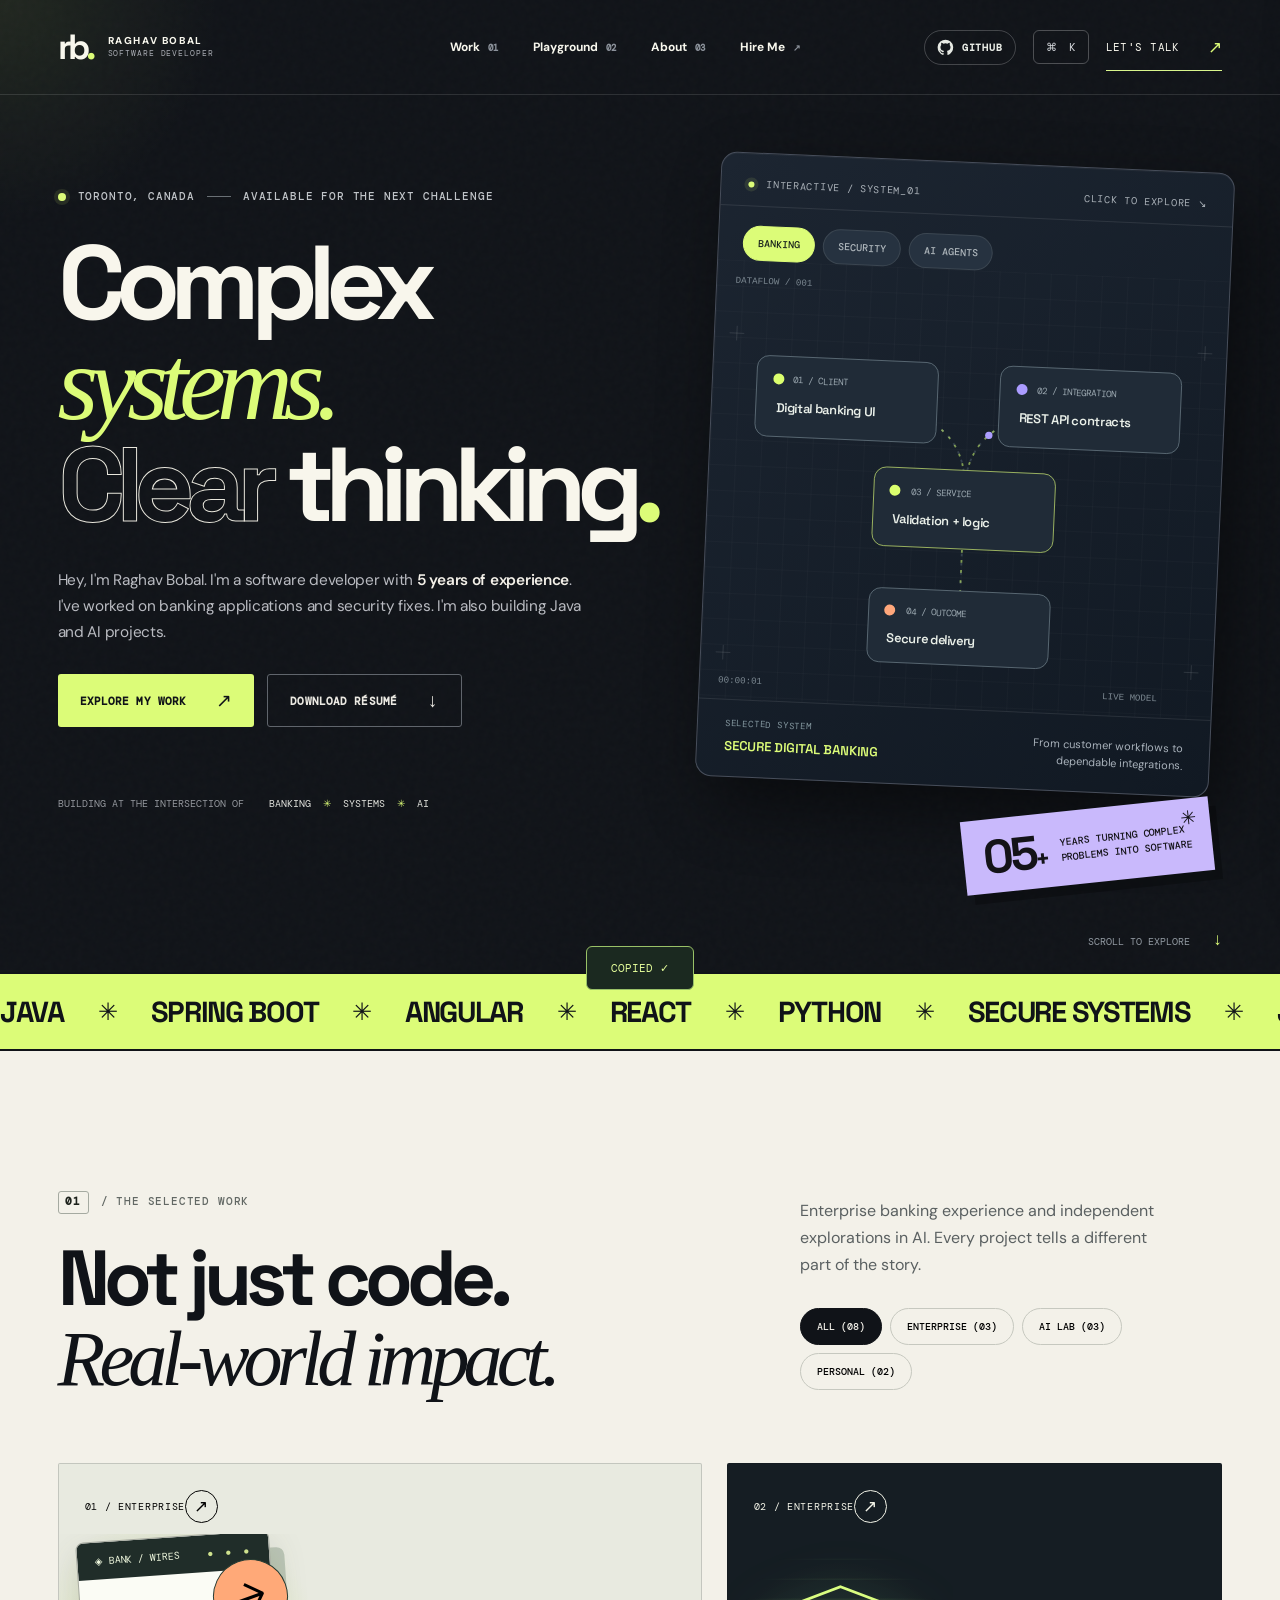
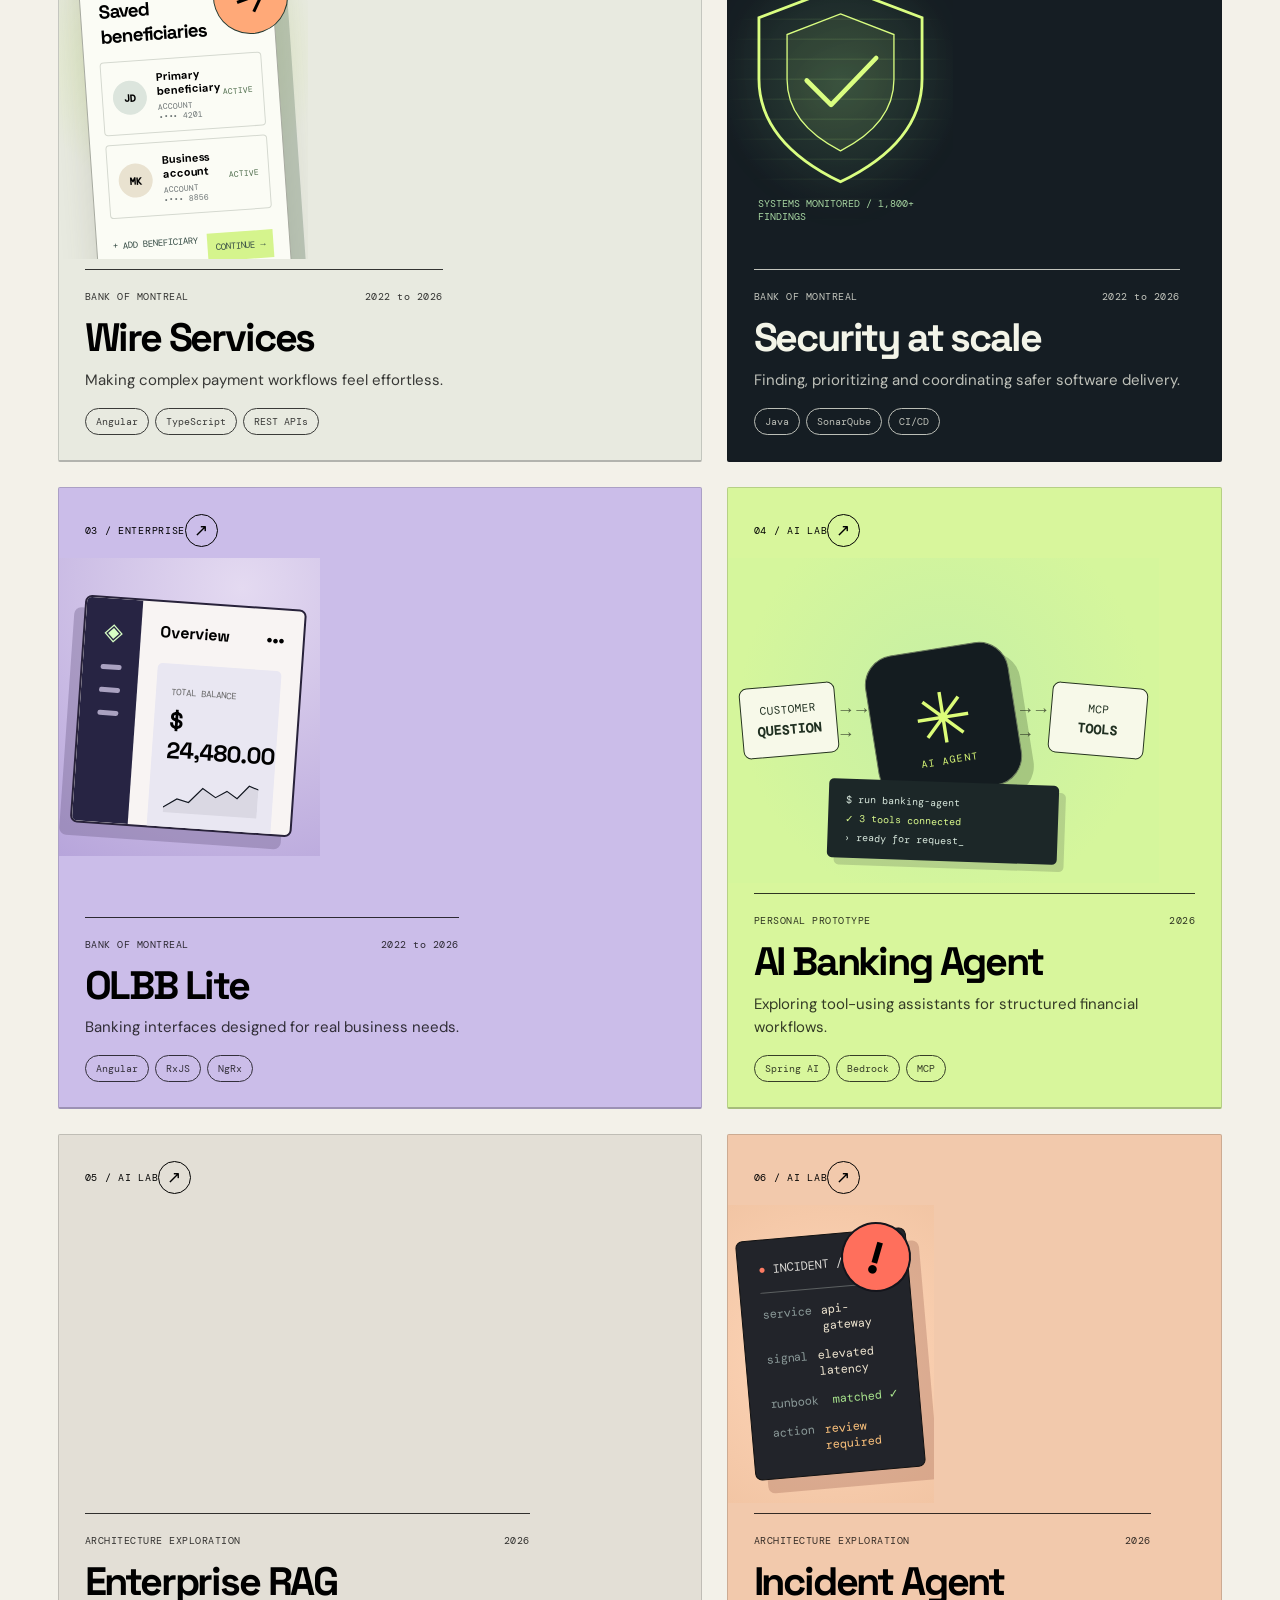
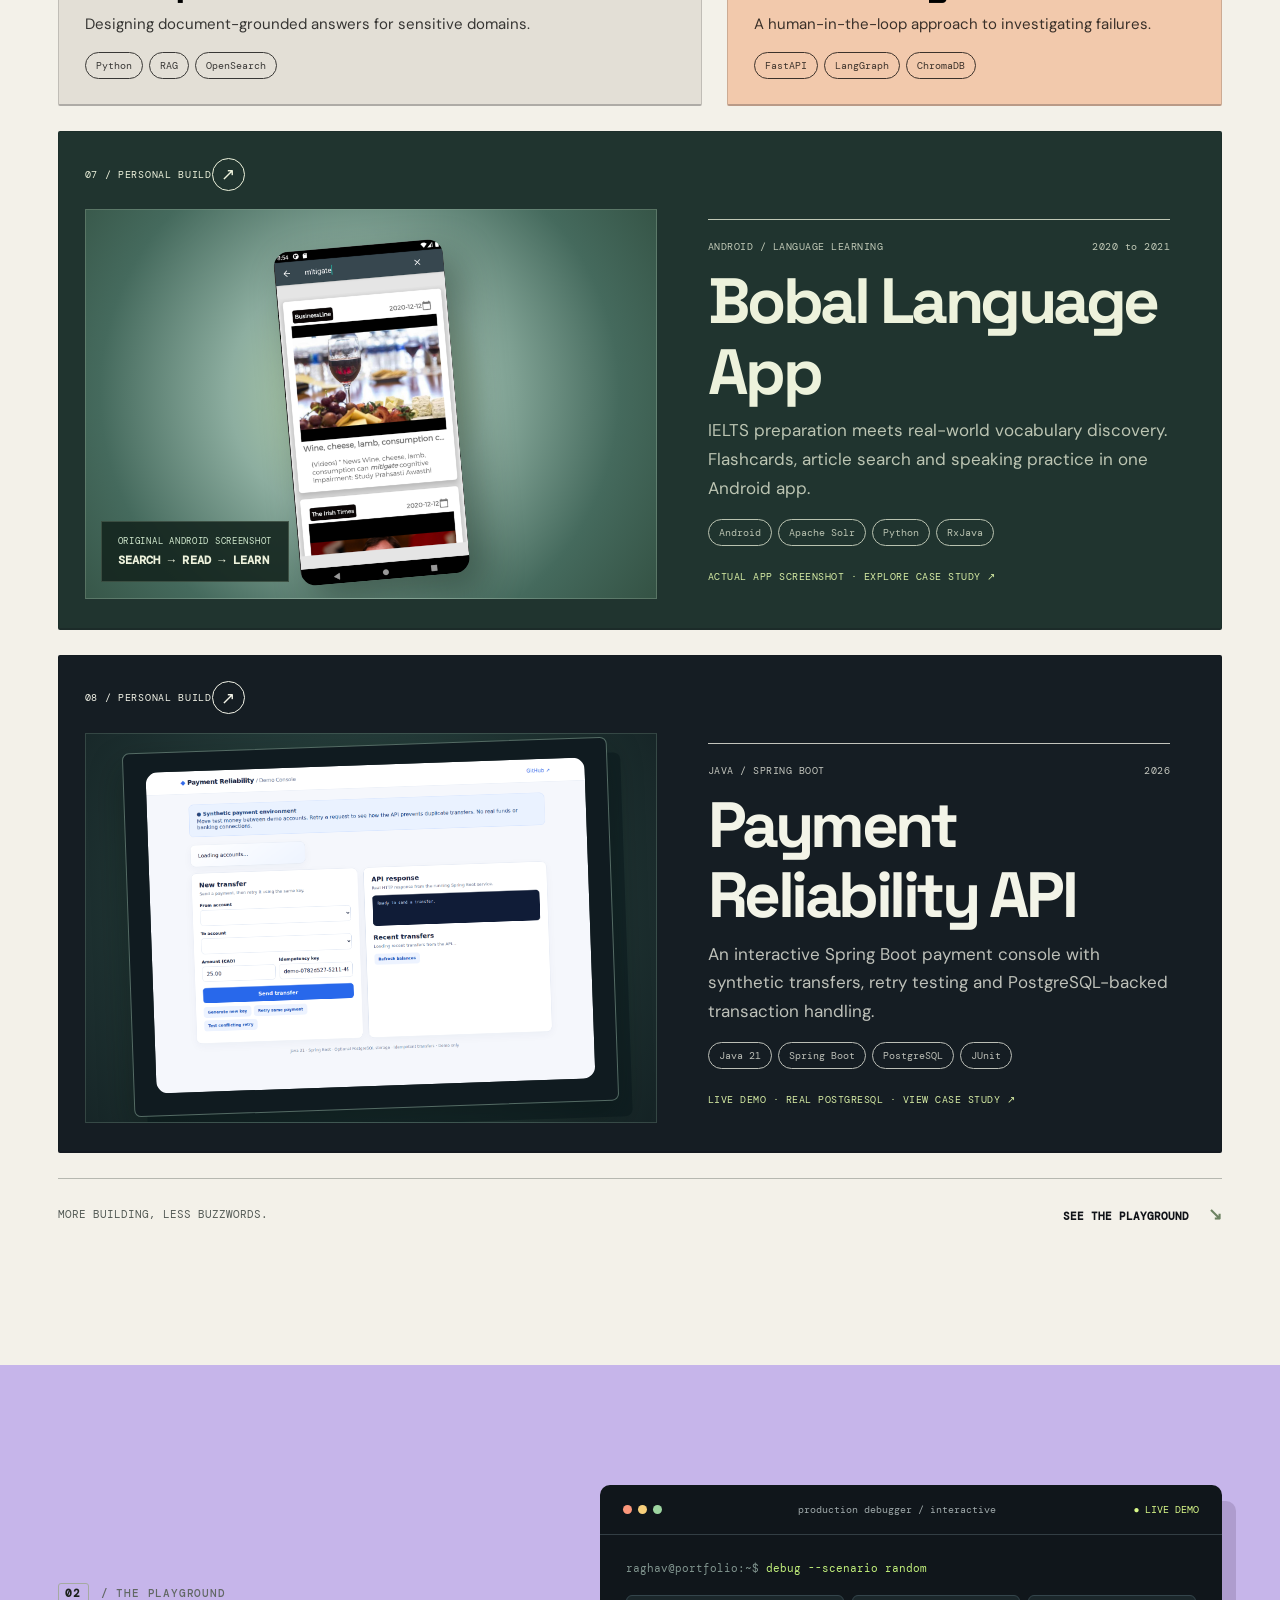
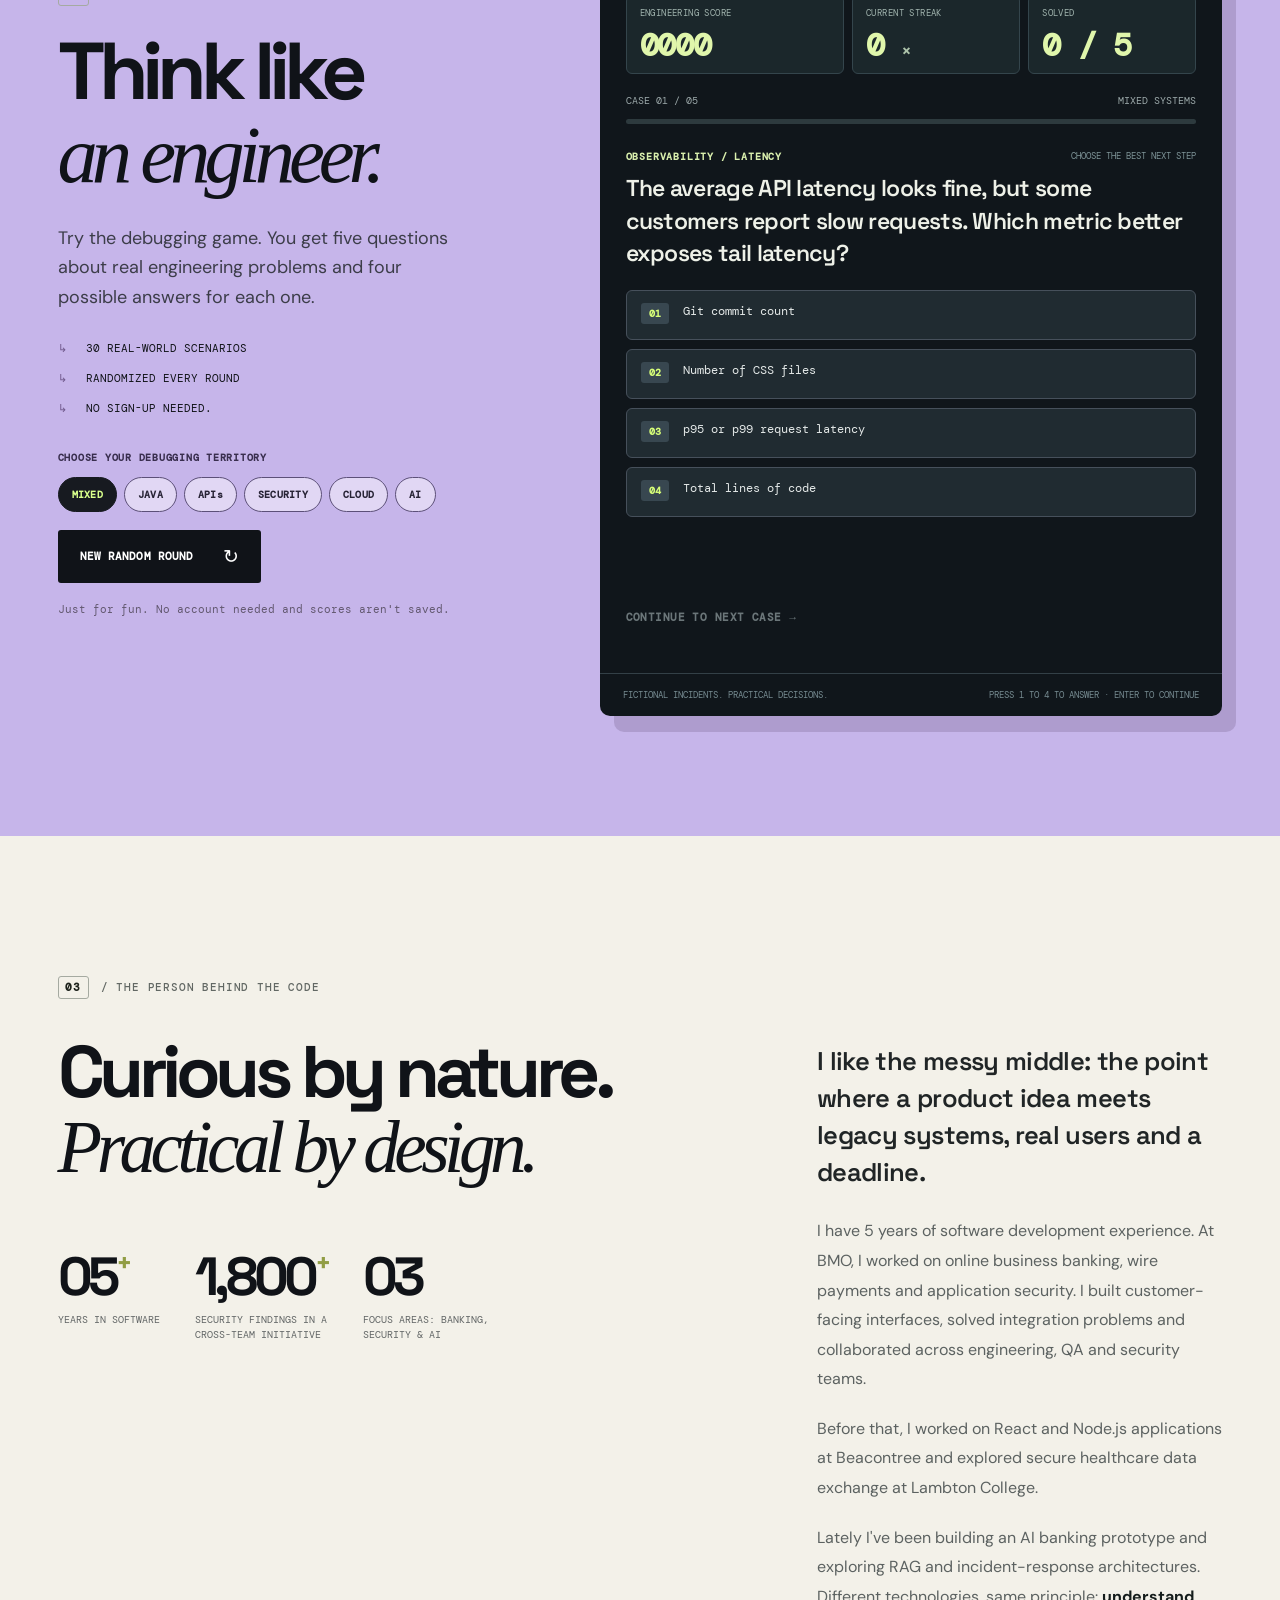
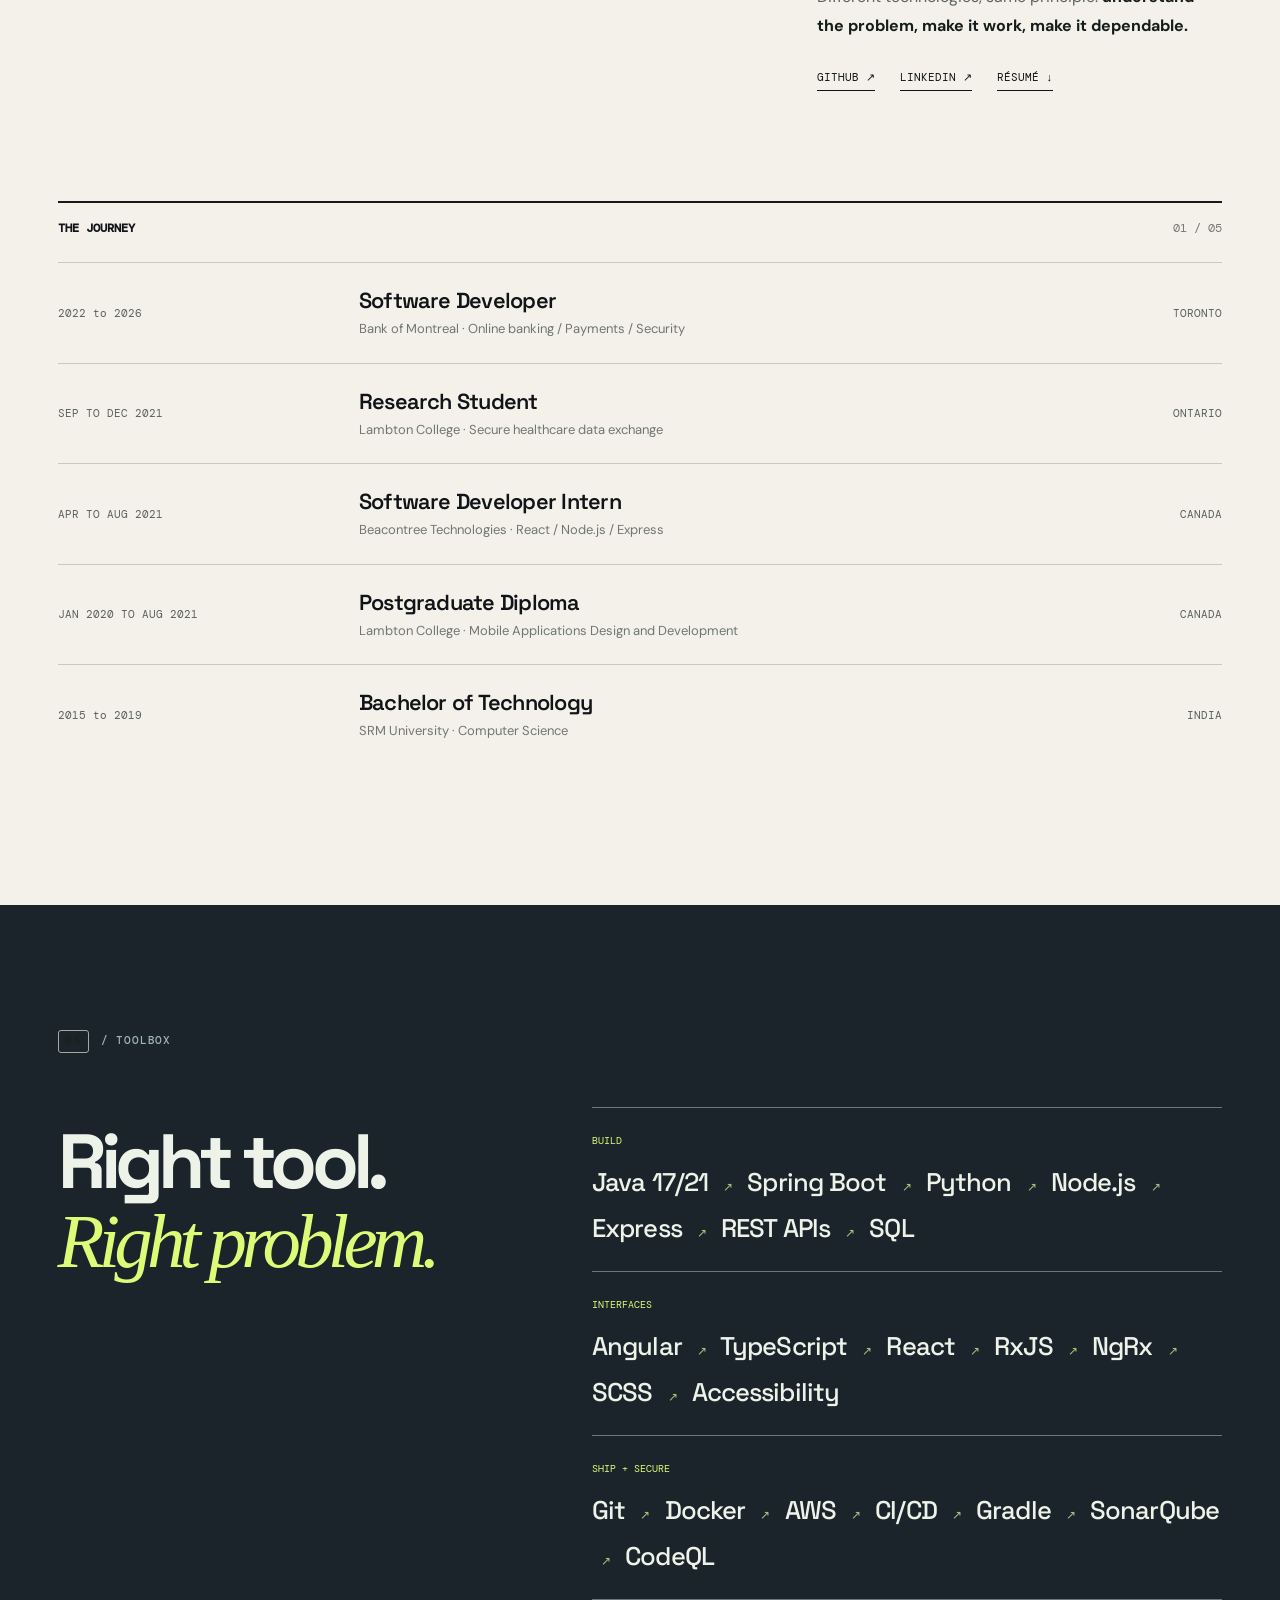
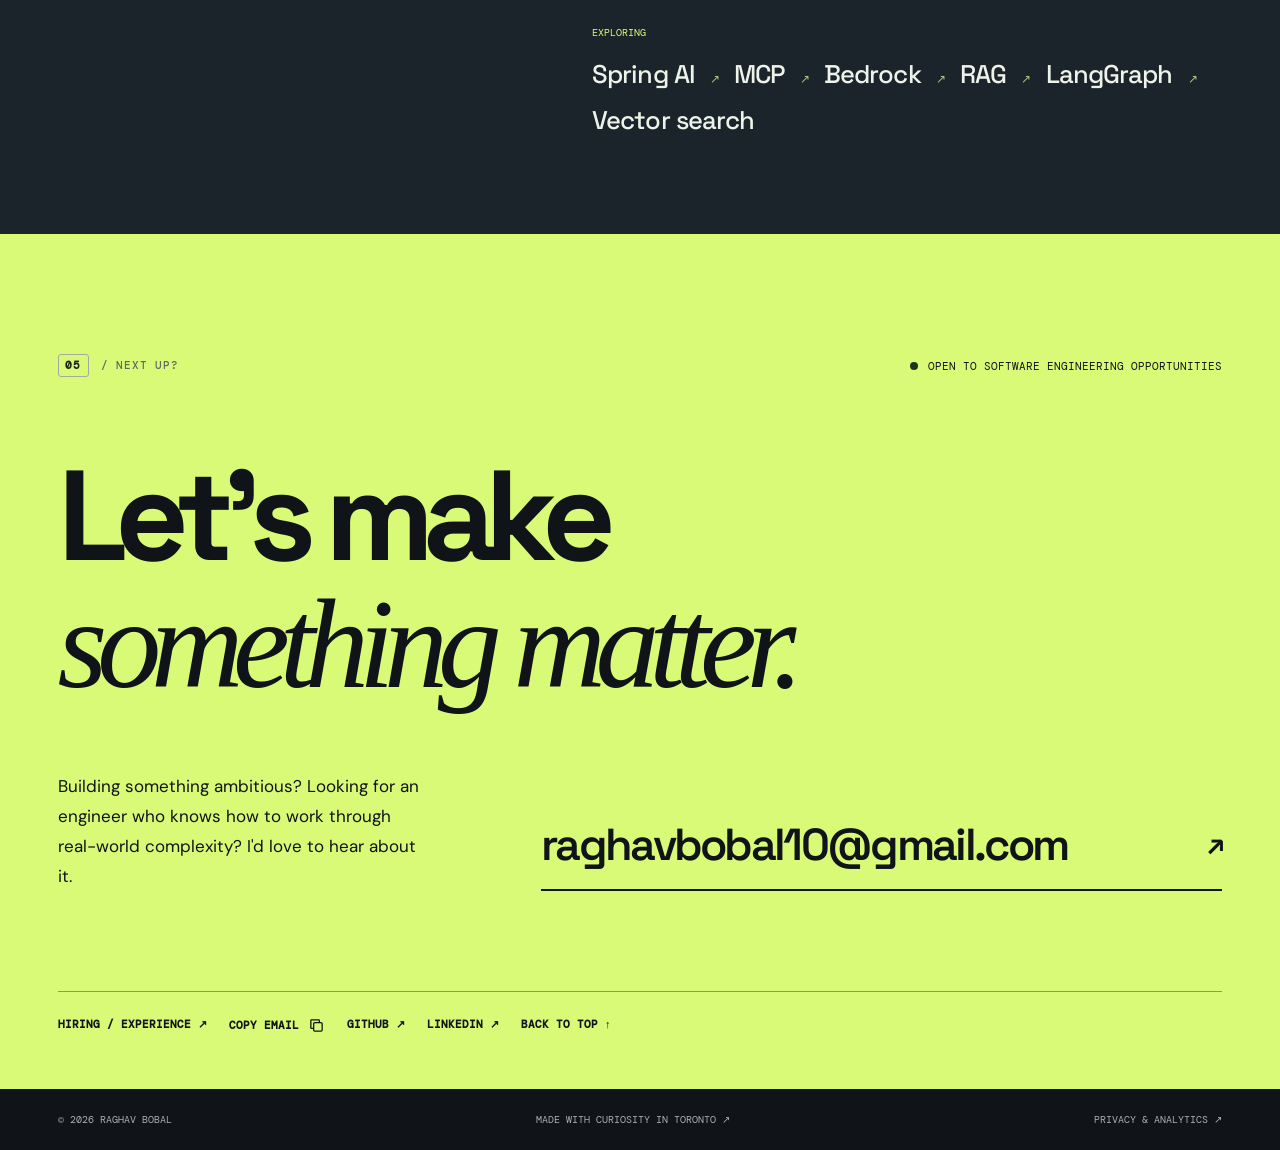
<file: index.html>
<!doctype html>
<html lang="en">
<head>
  <meta charset="utf-8">
  <meta name="viewport" content="width=device-width,initial-scale=1">
  <meta name="theme-color" content="#101318">
  <meta property="og:type" content="website">
  <meta property="og:url" content="https://raghavbobal.com/">
  <meta property="og:image" content="https://raghavbobal.com/assets/social-preview.svg">
  <meta name="twitter:card" content="summary_large_image">
  <meta name="description" content="Toronto software developer with 5 years of experience in Java, Spring Boot, Angular, React, REST APIs and secure enterprise banking. Explore projects and connect.">
  <meta property="og:title" content="Raghav Bobal | Toronto Software Developer">
  <meta property="og:description" content="Toronto software developer with 5 years of experience in Java, Spring Boot, Angular, React, REST APIs and secure enterprise banking. Explore projects and connect.">
  <title>Raghav Bobal | Toronto Software Developer (Java, Angular, AI)</title>
  <meta name="author" content="Raghav Bobal">
  <meta name="robots" content="index,follow,max-image-preview:large">
  <link rel="canonical" href="https://raghavbobal.com/">
  <meta property="og:site_name" content="Raghav Bobal | Software Developer">
  <meta property="og:locale" content="en_CA">
  <meta name="twitter:title" content="Raghav Bobal | Toronto Software Developer">
  <meta name="twitter:description" content="Toronto software developer with 5 years of experience in Java, Spring Boot, Angular, React, REST APIs and secure enterprise banking. Explore projects and connect.">
  <meta name="geo.region" content="CA-ON">
  <meta name="geo.placename" content="Toronto">
  <script type="application/ld+json">{"@context":"https://schema.org","@graph":[{"@type":"Person","@id":"https://raghavbobal.com/#raghav-bobal","name":"Raghav Bobal","alternateName":"RaghavBobal","jobTitle":"Software Developer","description":"Toronto-based full-stack software developer with experience in enterprise banking applications, Java, Angular, REST APIs, application security and AI prototypes.","url":"https://raghavbobal.com/","sameAs":["https://github.com/raghavbobal1","https://www.linkedin.com/in/raghavbobal1/"],"address":{"@type":"PostalAddress","addressLocality":"Toronto","addressRegion":"Ontario","addressCountry":"CA"},"alumniOf":[{"@type":"CollegeOrUniversity","name":"Lambton College"},{"@type":"CollegeOrUniversity","name":"SRM University"}],"knowsAbout":["Java","Spring Boot","Angular","TypeScript","React","REST APIs","Application security","AI engineering"]},{"@type":"WebSite","@id":"https://raghavbobal.com/#website","url":"https://raghavbobal.com/","name":"Raghav Bobal | Software Developer Portfolio","publisher":{"@id":"https://raghavbobal.com/#raghav-bobal"}},{"@type":"ProfilePage","@id":"https://raghavbobal.com/#webpage","url":"https://raghavbobal.com/","name":"Raghav Bobal | Toronto Software Developer","isPartOf":{"@id":"https://raghavbobal.com/#website"},"mainEntity":{"@id":"https://raghavbobal.com/#raghav-bobal"}}]}</script>

  <link rel="icon" href="data:image/svg+xml,%3Csvg xmlns=%27http://www.w3.org/2000/svg%27 width=%2764%27 height=%2764%27%3E%3Crect width=%2764%27 height=%2764%27 rx=%2716%27 fill=%27%23101318%27/%3E%3Ctext x=%2710%27 y=%2745%27 font-size=%2738%27 fill=%27%23dcfc78%27%3Erb.%3C/text%3E%3C/svg%3E" type="image/svg+xml">
  <link rel="manifest" href="site.webmanifest">
  <link rel="stylesheet" href="styles.css">
  <link rel="stylesheet" href="analytics.css">
  
</head>
<body>
  <div class="cursor-light" aria-hidden="true"></div>
  <a class="skip-link" href="#work">Skip to selected work</a>
  <div class="progress" aria-hidden="true"><span id="reading-progress"></span></div>
  <header class="site-header" id="top">
    <a class="identity" href="#top" aria-label="Raghav Bobal home"><span class="mark">rb<span class="mark-dot">.</span></span><span class="identity-name">RAGHAV BOBAL<span class="identity-sub">SOFTWARE DEVELOPER</span></span></a>
    <nav class="main-nav" aria-label="Primary navigation">
      <a href="#work">Work <span>01</span></a>
      <a href="#playground">Playground <span>02</span></a>
      <a href="#about">About <span>03</span></a>
      <a href="hire-software-developer-toronto.html">Hire Me <span>↗</span></a>
    </nav>
    <div class="header-actions"><a class="header-github" href="https://github.com/raghavbobal1" target="_blank" rel="noopener noreferrer" aria-label="Visit my GitHub profile" title="Explore my code on GitHub"><svg viewBox="0 0 24 24" role="img" aria-hidden="true" focusable="false" fill="currentColor"><path d="M12 .9a11.1 11.1 0 0 0-3.51 21.63c.55.1.76-.24.76-.54v-2.12c-3.08.67-3.73-1.31-3.73-1.31-.5-1.28-1.24-1.62-1.24-1.62-1-.69.08-.68.08-.68 1.1.08 1.69 1.13 1.69 1.13.98 1.67 2.57 1.19 3.2.91.1-.71.38-1.19.69-1.46-2.46-.28-5.05-1.23-5.05-5.49 0-1.22.44-2.22 1.14-3-.12-.28-.5-1.42.11-2.96 0 0 .93-.3 3.05 1.15a10.5 10.5 0 0 1 5.55 0c2.12-1.45 3.05-1.15 3.05-1.15.61 1.54.23 2.68.11 2.96.71.78 1.14 1.78 1.14 3.01 0 4.27-2.6 5.2-5.07 5.48.39.34.74 1.01.74 2.04v3.02c0 .3.2.65.76.54A11.1 11.1 0 0 0 12 .9Z"/></svg><span>GITHUB</span></a><button class="command-hint" id="cmd-open" type="button" aria-label="Open quick navigation"><span>⌘</span> K</button><a href="#contact" class="header-cta">LET'S TALK <span aria-hidden="true">↗</span></a><button class="mobile-toggle" id="mobile-toggle" aria-label="Open menu" aria-expanded="false"><span></span><span></span></button></div>
  </header>
  <div class="mobile-menu" id="mobile-menu" hidden><a href="#work">WORK ↗</a><a href="#playground">PLAYGROUND ↗</a><a href="#about">ABOUT ↗</a><a href="hire-software-developer-toronto.html">HIRE ME ↗</a><a href="https://github.com/raghavbobal1" target="_blank" rel="noopener noreferrer">GITHUB ↗</a><a href="#contact">CONTACT ↗</a></div>

  <main>
    <section class="hero" aria-labelledby="hero-title">
      <div class="hero-grain" aria-hidden="true"></div>
      <div class="hero-shell">
        <div class="hero-copy">
          <div class="eyebrow hero-eyebrow"><span class="live-dot"></span> TORONTO, CANADA <span class="eyebrow-line"></span> AVAILABLE FOR THE NEXT CHALLENGE</div>
          <h1 id="hero-title">Complex<br><em>systems.</em><br><span class="outlined">Clear</span> thinking<span class="period">.</span></h1>
          <p class="hero-description">Hey, I'm Raghav Bobal. I'm a software developer with <strong>5 years of experience</strong>. I've worked on banking applications and security fixes. I'm also building Java and AI projects.</p>
          <div class="hero-ctas"><a class="pill pill-lime" href="#work">EXPLORE MY WORK <span>↗</span></a><a class="pill pill-outline" href="assets/Raghav_Bobal_Resume.pdf" download>DOWNLOAD RÉSUMÉ <span>↓</span></a></div>
          <div class="hero-bottomline"><span>BUILDING AT THE INTERSECTION OF</span><span> BANKING <i>✳</i> SYSTEMS <i>✳</i> AI</span></div>
        </div>
        <div class="hero-visual" id="hero-visual">
          <div class="schematic" id="schematic">
            <div class="schematic-head"><span><span class="tiny-status"></span> INTERACTIVE / SYSTEM_01</span><span>CLICK TO EXPLORE ↘</span></div>
            <div class="schematic-modes" role="group" aria-label="Explore systems"><button data-mode="banking" class="active">BANKING</button><button data-mode="security">SECURITY</button><button data-mode="ai">AI AGENTS</button></div>
            <svg id="system-graphic" viewBox="0 0 560 480" role="img" aria-label="Animated banking workflow diagram with connected application layers" preserveAspectRatio="xMidYMid meet">
              <defs><pattern id="graph-grid" width="28" height="28" patternUnits="userSpaceOnUse"><path d="M 28 0 L 0 0 0 28" fill="none" stroke="#a0aaad" stroke-opacity=".12" stroke-width=".7"/></pattern><filter id="graph-glow"><feGaussianBlur stdDeviation="5" result="blur"/><feMerge><feMergeNode in="blur"/><feMergeNode in="SourceGraphic"/></feMerge></filter></defs>
              <rect width="560" height="480" fill="url(#graph-grid)" opacity=".8"/>
              <g class="schematic-axis" fill="#7b8790" font-size="10" font-family="monospace"><text x="20" y="25">DATAFLOW / 001</text><text x="440" y="462">LIVE MODEL</text><text x="20" y="462">00:00:01</text></g>
              <path class="pipe pipe-back" id="pipe-1" d="M 147 149 Q 280 149 280 240"/><path class="pipe pipe-back" id="pipe-2" d="M 415 149 Q 280 149 280 240"/><path class="pipe pipe-back" id="pipe-3" d="M 280 240 L 280 351"/><path class="pipe pipe-flow" id="flow-1" d="M 147 149 Q 280 149 280 240"/><path class="pipe pipe-flow" id="flow-2" d="M 415 149 Q 280 149 280 240"/><path class="pipe pipe-flow" id="flow-3" d="M 280 240 L 280 351"/>
              <circle class="packet" r="5" fill="#dbff6e"><animateMotion dur="3.5s" repeatCount="indefinite"><mpath href="#flow-1"/></animateMotion></circle>
              <circle class="packet" r="4" fill="#ad9eff"><animateMotion dur="4s" begin=".7s" repeatCount="indefinite"><mpath href="#flow-2"/></animateMotion></circle>
              <g class="diagram-node" data-node="0" tabindex="0" role="button" aria-label="Inspect client application"><rect x="48" y="103" width="198" height="88" rx="13"/><circle cx="72" cy="128" r="6" fill="#dbff6e"/><text class="node-id" x="88" y="132">01 / CLIENT</text><text class="node-label" id="node-label-0" x="70" y="164">Digital banking UI</text></g>
              <g class="diagram-node" data-node="1" tabindex="0" role="button" aria-label="Inspect API integration"><rect x="314" y="103" width="198" height="88" rx="13"/><circle cx="338" cy="128" r="6" fill="#ab9cff"/><text class="node-id" x="354" y="132">02 / INTEGRATION</text><text class="node-label" id="node-label-1" x="336" y="164">REST API contracts</text></g>
              <g class="diagram-node central" data-node="2" tabindex="0" role="button" aria-label="Inspect service layer"><rect x="181" y="219" width="198" height="86" rx="13"/><circle cx="204" cy="244" r="6" fill="#dbff6e"/><text class="node-id" x="222" y="248">03 / SERVICE</text><text class="node-label" id="node-label-2" x="202" y="280">Validation + logic</text></g>
              <g class="diagram-node" data-node="3" tabindex="0" role="button" aria-label="Inspect outcomes"><rect x="181" y="351" width="198" height="81" rx="13"/><circle cx="204" cy="375" r="6" fill="#ffa77b"/><text class="node-id" x="222" y="379">04 / OUTCOME</text><text class="node-label" id="node-label-3" x="202" y="410">Secure delivery</text></g>
              <g stroke="#8c9496" stroke-opacity=".24"><path d="M16 80h16 M24 72v16"/><path d="M528 80h16 M536 72v16"/><path d="M16 429h16 M24 421v16"/><path d="M528 429h16 M536 421v16"/></g>
            </svg>
            <div class="schematic-footer"><div><span>SELECTED SYSTEM</span><strong id="mode-name">SECURE DIGITAL BANKING</strong></div><div class="mode-desc" id="mode-desc">From customer workflows to dependable integrations.</div></div>
          </div>
          <div class="floating-note"><span class="f-note-number">05<span>+</span></span><span>YEARS TURNING COMPLEX<br>PROBLEMS INTO SOFTWARE</span><span class="asterisk">✳</span></div>
        </div>
      </div>
      <div class="hero-scroll-label">SCROLL TO EXPLORE <span>↓</span></div>
    </section>

    <section class="marquee-wrap" aria-label="Technologies"><div class="marquee-run" aria-hidden="true"><span>JAVA</span><b>✳</b><span>SPRING BOOT</span><b>✳</b><span>ANGULAR</span><b>✳</b><span>REACT</span><b>✳</b><span>PYTHON</span><b>✳</b><span>SECURE SYSTEMS</span><b>✳</b><span>JAVA</span><b>✳</b><span>SPRING BOOT</span><b>✳</b><span>ANGULAR</span><b>✳</b><span>REACT</span><b>✳</b><span>PYTHON</span><b>✳</b><span>SECURE SYSTEMS</span><b>✳</b></div></section>

    <section class="section works-section" id="work" aria-labelledby="work-title">
      <div class="section-heading"><div><div class="section-kicker"><span class="kicker-num">01</span> / THE SELECTED WORK</div><h2 id="work-title">Not just code.<br><em>Real-world impact.</em></h2></div><div class="heading-side"><p>Enterprise banking experience and independent explorations in AI. Every project tells a different part of the story.</p><div class="filter-row" role="group" aria-label="Filter projects"><button class="filter active" data-filter="all" aria-pressed="true">ALL (08)</button><button class="filter" data-filter="enterprise" aria-pressed="false">ENTERPRISE (03)</button><button class="filter" data-filter="lab" aria-pressed="false">AI LAB (03)</button><button class="filter" data-filter="personal" aria-pressed="false">PERSONAL (02)</button></div></div></div>
      <div class="project-grid" id="project-grid">
        <button type="button" class="project-card size-large cream" data-project="wires" data-type="enterprise" aria-label="Open Wire Services case study"><div class="project-top"><span>01 / ENTERPRISE</span><span class="round-arrow">↗</span></div><div class="project-art art-wires"><div class="bank-app"><div class="app-top"><span>◈ BANK / WIRES</span><span>● ● ●</span></div><div class="beneficiary-title">Saved beneficiaries <span>↗</span></div><div class="beneficiary-line"><span class="person-icon">JD</span><span><strong>Primary beneficiary</strong><small>ACCOUNT •••• 4201</small></span><b>ACTIVE</b></div><div class="beneficiary-line"><span class="person-icon alt">MK</span><span><strong>Business account</strong><small>ACCOUNT •••• 8856</small></span><b>ACTIVE</b></div><div class="app-foot"><span>+ ADD BENEFICIARY</span><span>CONTINUE →</span></div></div><div class="floating-icon banking-icon">↗</div></div><div class="project-info"><div class="project-meta">BANK OF MONTREAL <span>2022 to 2026</span></div><h3>Wire Services <span>↗</span></h3><p>Making complex payment workflows feel effortless.</p><div class="tags"><span>Angular</span><span>TypeScript</span><span>REST APIs</span></div></div></button>
        <button type="button" class="project-card size-small midnight" data-project="security" data-type="enterprise" aria-label="Open Security and Quality case study"><div class="project-top"><span>02 / ENTERPRISE</span><span class="round-arrow">↗</span></div><div class="project-art art-security"><div class="scanner-lines"></div><div class="shield-drawing"><svg viewBox="0 0 240 245" aria-hidden="true"><path d="M120 20 L207 53 V118 Q207 186 120 228 Q33 186 33 118 V53Z" fill="none" stroke="#dafe81" stroke-width="3"/><path d="M120 49L177 71v48q0 47-57 76-57-29-57-76V71z" fill="#dafe81" fill-opacity=".08" stroke="#dafe81" stroke-width="1.4"/><path d="M84 120L110 146 158 96" fill="none" stroke="#dafe81" stroke-width="5" stroke-linecap="round" stroke-linejoin="round"/></svg></div><span class="scanner-caption">SYSTEMS MONITORED / 1,800+ FINDINGS</span></div><div class="project-info"><div class="project-meta">BANK OF MONTREAL <span>2022 to 2026</span></div><h3>Security at scale <span>↗</span></h3><p>Finding, prioritizing and coordinating safer software delivery.</p><div class="tags"><span>Java</span><span>SonarQube</span><span>CI/CD</span></div></div></button>
        <button type="button" class="project-card size-small lavender" data-project="olbb" data-type="enterprise" aria-label="Open Online Business Banking Lite case study"><div class="project-top"><span>03 / ENTERPRISE</span><span class="round-arrow">↗</span></div><div class="project-art art-olbb"><div class="olbb-window"><div class="olbb-sidebar"><span>◈</span><i></i><i></i><i></i></div><div class="olbb-content"><div class="olbb-topbar"><span>Overview</span><span>•••</span></div><div class="olbb-figures"><div><small>TOTAL BALANCE</small><strong>$ 24,480.00</strong></div><div class="olbb-chart"><svg viewBox="0 0 240 90"><path d="M0 77L34 54 64 61 98 23 132 44 160 26 187 43 216 9 240 17" stroke="#121720" stroke-width="3" fill="none" stroke-linecap="round"/><path d="M0 77L34 54 64 61 98 23 132 44 160 26 187 43 216 9 240 17V90H0Z" fill="#121720" fill-opacity=".07"/></svg></div></div><div class="olbb-bars"><i></i><i></i><i></i></div></div></div></div><div class="project-info"><div class="project-meta">BANK OF MONTREAL <span>2022 to 2026</span></div><h3>OLBB Lite <span>↗</span></h3><p>Banking interfaces designed for real business needs.</p><div class="tags"><span>Angular</span><span>RxJS</span><span>NgRx</span></div></div></button>
        <button type="button" class="project-card size-large citrus" data-project="agent" data-type="lab" aria-label="Open AI Banking Agent case study"><div class="project-top"><span>04 / AI LAB</span><span class="round-arrow">↗</span></div><div class="project-art art-agent"><div class="agent-network"><div class="agent-node agent-input">CUSTOMER<br><b>QUESTION</b></div><div class="agent-connector">→ → →</div><div class="agent-core">✳<span>AI AGENT</span></div><div class="agent-connector">→ → →</div><div class="agent-node agent-output">MCP<br><b>TOOLS</b></div></div><div class="agent-terminal"><span>$ run banking-agent</span><span class="terminal-highlight">✓ 3 tools connected</span><span>› ready for request_</span></div></div><div class="project-info"><div class="project-meta">PERSONAL PROTOTYPE <span>2026</span></div><h3>AI Banking Agent <span>↗</span></h3><p>Exploring tool-using assistants for structured financial workflows.</p><div class="tags"><span>Spring AI</span><span>Bedrock</span><span>MCP</span></div></div></button>
        <button type="button" class="project-card size-small pale" data-project="rag" data-type="lab" aria-label="Open Enterprise RAG architecture case study"><div class="project-top"><span>05 / AI LAB</span><span class="round-arrow">↗</span></div><div class="project-art art-rag"><div class="rag-doc rag-doc-1"><i></i><i></i><i></i><i></i></div><div class="rag-doc rag-doc-2"><i></i><i></i><i></i><i></i></div><div class="rag-search">⌕ <span>Ask your knowledge base...</span><b>↗</b></div><div class="rag-waves">◌ ◌ ◌</div></div><div class="project-info"><div class="project-meta">ARCHITECTURE EXPLORATION <span>2026</span></div><h3>Enterprise RAG <span>↗</span></h3><p>Designing document-grounded answers for sensitive domains.</p><div class="tags"><span>Python</span><span>RAG</span><span>OpenSearch</span></div></div></button>
        <button type="button" class="project-card size-small peach" data-project="incident" data-type="lab" aria-label="Open Incident Agent architecture case study"><div class="project-top"><span>06 / AI LAB</span><span class="round-arrow">↗</span></div><div class="project-art art-incident"><div class="incident-console"><div><b>●</b> INCIDENT / #042</div><div>service <span>api-gateway</span></div><div>signal <span>elevated latency</span></div><div>runbook <span class="good">matched ✓</span></div><div>action <span class="warn">review required</span></div></div><div class="incident-circle">!</div></div><div class="project-info"><div class="project-meta">ARCHITECTURE EXPLORATION <span>2026</span></div><h3>Incident Agent <span>↗</span></h3><p>A human-in-the-loop approach to investigating failures.</p><div class="tags"><span>FastAPI</span><span>LangGraph</span><span>ChromaDB</span></div></div></button>
        <button type="button" class="project-card bobal-card" data-project="bobal" data-type="personal" aria-label="Open Bobal Language Learning Android app case study">
          <div class="project-top"><span>07 / PERSONAL BUILD</span><span class="round-arrow">↗</span></div>
          <div class="bobal-panel">
            <div class="bobal-visual">
              <div class="bobal-visual-glow" aria-hidden="true"></div>
              <img src="assets/bobal-app.png" alt="Original Bobal Android app screenshot showing a vocabulary-related news search" loading="lazy" decoding="async">
              <div class="bobal-visual-label"><span>ORIGINAL ANDROID SCREENSHOT</span><strong>SEARCH → READ → LEARN</strong></div>
            </div>
            <div class="project-info">
              <div class="project-meta">ANDROID / LANGUAGE LEARNING <span>2020 to 2021</span></div>
              <h3>Bobal Language App <span>↗</span></h3>
              <p>IELTS preparation meets real-world vocabulary discovery. Flashcards, article search and speaking practice in one Android app.</p>
              <div class="tags"><span>Android</span><span>Apache Solr</span><span>Python</span><span>RxJava</span></div>
              <span class="bobal-card-footnote">ACTUAL APP SCREENSHOT · EXPLORE CASE STUDY ↗</span>
            </div>
          </div>
        </button>
        <button type="button" class="project-card paymentlab-card midnight" data-project="paymentlab" data-type="personal" aria-label="Open Payment Reliability API project">
          <div class="project-top"><span>08 / PERSONAL BUILD</span><span class="round-arrow">↗</span></div>
          <div class="paymentlab-panel">
            <div class="paymentlab-visual" aria-label="Screenshot of the running Payment Reliability dashboard">
              <div class="paymentlab-window"><img src="assets/payment-reliability/01-dashboard.png" alt="Actual Payment Reliability API dashboard with synthetic account balances" loading="lazy" style="display:block;width:100%;height:100%;object-fit:cover;object-position:top;border-radius:12px"></div></div><div class="project-info">
              <div class="project-meta">JAVA / SPRING BOOT <span>2026</span></div>
              <h3>Payment Reliability API <span>↗</span></h3>
              <p>An interactive Spring Boot payment console with synthetic transfers, retry testing and PostgreSQL-backed transaction handling.</p>
              <div class="tags"><span>Java 21</span><span>Spring Boot</span><span>PostgreSQL</span><span>JUnit</span></div>
              <span class="bobal-card-footnote">LIVE DEMO · REAL POSTGRESQL · VIEW CASE STUDY ↗</span>
            </div>
          </div>
        </button>
      </div>
      <div class="work-end"><span>MORE BUILDING, LESS BUZZWORDS.</span><a href="#playground">SEE THE PLAYGROUND <span>↘</span></a></div>
    </section>

    <section class="play-section" id="playground" aria-labelledby="play-title">
      <div class="play-left">
        <div class="section-kicker"><span class="kicker-num">02</span> / THE PLAYGROUND</div>
        <h2 id="play-title">Think like<br><em>an engineer.</em></h2>
        <p>Try the debugging game. You get five questions about real engineering problems and four possible answers for each one.</p>
        <div class="play-points"><span><i>↳</i> 30 REAL-WORLD SCENARIOS</span><span><i>↳</i> RANDOMIZED EVERY ROUND</span><span><i>↳</i> NO SIGN-UP NEEDED.</span></div>
        <div class="challenge-select-label" id="challenge-select-label">CHOOSE YOUR DEBUGGING TERRITORY</div>
        <div class="challenge-categories" role="group" aria-labelledby="challenge-select-label">
          <button type="button" class="challenge-category active" data-category="mixed" aria-pressed="true">MIXED</button>
          <button type="button" class="challenge-category" data-category="java" aria-pressed="false">JAVA</button>
          <button type="button" class="challenge-category" data-category="api" aria-pressed="false">APIs</button>
          <button type="button" class="challenge-category" data-category="security" aria-pressed="false">SECURITY</button>
          <button type="button" class="challenge-category" data-category="cloud" aria-pressed="false">CLOUD</button>
          <button type="button" class="challenge-category" data-category="ai" aria-pressed="false">AI</button>
        </div>
        <button class="pill pill-dark" id="challenge-restart" type="button">NEW RANDOM ROUND <span>↻</span></button>
        <p class="challenge-smallprint">Just for fun. No account needed and scores aren't saved.</p>
      </div>
      <div class="play-right">
        <div class="terminal-header"><span class="terminal-dots"><i></i><i></i><i></i></span><span>production debugger / interactive</span><span>● LIVE DEMO</span></div>
        <div class="terminal-content">
          <div class="code-small">raghav@portfolio:~$ <span>debug --scenario random</span></div>
          <div class="challenge-dashboard" aria-label="Challenge statistics">
            <div><span>ENGINEERING SCORE</span><strong id="challenge-score">0000</strong></div>
            <div><span>CURRENT STREAK</span><strong id="challenge-streak">0 <small>×</small></strong></div>
            <div><span>SOLVED</span><strong id="challenge-solved">0 / 5</strong></div>
          </div>
          <div class="question-progress"><span id="challenge-count">CASE 01 / 05</span><span id="challenge-topic">MIXED SYSTEMS</span></div>
          <div class="challenge-track" role="progressbar" aria-label="Cases completed" aria-valuemin="0" aria-valuemax="5" aria-valuenow="0"><span id="challenge-progress-fill"></span></div>
          <div class="challenge-question-head"><span class="challenge-level" id="challenge-level">API / PAYMENTS</span><span class="challenge-difficulty">CHOOSE THE BEST NEXT STEP</span></div>
          <p class="challenge-description" id="challenge-description"></p>
          <pre class="challenge-snippet" id="challenge-snippet" hidden></pre>
          <div class="challenge-options" id="challenge-options"></div>
          <div class="challenge-feedback" id="challenge-feedback" role="status" aria-live="polite"></div>
          <div class="challenge-result" id="challenge-result" hidden aria-live="polite">
            <span>YOUR DEBUGGING PROFILE</span><strong id="challenge-rank"></strong><p id="challenge-result-note"></p>
          </div>
          <button class="next-case" id="next-case" type="button" disabled>CONTINUE TO NEXT CASE →</button>
        </div>
        <div class="terminal-footer"><span>FICTIONAL INCIDENTS. PRACTICAL DECISIONS.</span><span>PRESS 1 TO 4 TO ANSWER · ENTER TO CONTINUE</span></div>
      </div>
    </section>

    <section class="section philosophy" id="about" aria-labelledby="about-title"><div class="section-kicker"><span class="kicker-num">03</span> / THE PERSON BEHIND THE CODE</div><div class="about-layout"><div><h2 id="about-title">Curious by nature.<br><em>Practical by design.</em></h2><div class="about-stats"><div><strong>05<span>+</span></strong><span>YEARS IN SOFTWARE</span></div><div><strong>1,800<span>+</span></strong><span>SECURITY FINDINGS IN A<br>CROSS-TEAM INITIATIVE</span></div><div><strong>03</strong><span>FOCUS AREAS: BANKING,<br>SECURITY & AI</span></div></div></div><div class="about-story"><p class="about-lede">I like the messy middle: the point where a product idea meets legacy systems, real users and a deadline.</p><p>I have 5 years of software development experience. At BMO, I worked on online business banking, wire payments and application security. I built customer-facing interfaces, solved integration problems and collaborated across engineering, QA and security teams.</p><p>Before that, I worked on React and Node.js applications at Beacontree and explored secure healthcare data exchange at Lambton College.</p><p>Lately I've been building an AI banking prototype and exploring RAG and incident-response architectures. Different technologies, same principle: <em>understand the problem, make it work, make it dependable.</em></p><div class="about-social"><a href="https://github.com/raghavbobal1" target="_blank" rel="noopener noreferrer">GITHUB ↗</a><a href="https://www.linkedin.com/in/raghavbobal1/" target="_blank" rel="noopener noreferrer">LINKEDIN ↗</a><a href="assets/Raghav_Bobal_Resume.pdf" download>RÉSUMÉ ↓</a></div></div></div><div class="experience"><div class="experience-title">THE JOURNEY <span>01 / 05</span></div><div class="experience-row"><span>2022 to 2026</span><div><strong>Software Developer</strong><small>Bank of Montreal · Online banking / Payments / Security</small></div><b>TORONTO</b></div><div class="experience-row"><span>SEP TO DEC 2021</span><div><strong>Research Student</strong><small>Lambton College · Secure healthcare data exchange</small></div><b>ONTARIO</b></div><div class="experience-row"><span>APR TO AUG 2021</span><div><strong>Software Developer Intern</strong><small>Beacontree Technologies · React / Node.js / Express</small></div><b>CANADA</b></div><div class="experience-row"><span>JAN 2020 TO AUG 2021</span><div><strong>Postgraduate Diploma</strong><small>Lambton College · Mobile Applications Design and Development</small></div><b>CANADA</b></div><div class="experience-row"><span>2015 to 2019</span><div><strong>Bachelor of Technology</strong><small>SRM University · Computer Science</small></div><b>INDIA</b></div></div></section>

    <section class="stack-section" aria-labelledby="stack-title"><div class="stack-wrap"><div class="section-kicker"><span class="kicker-num">04</span> / TOOLBOX</div><h2 id="stack-title">Right tool.<br><em>Right problem.</em></h2><div class="stack-groups"><div class="stack-group"><span>BUILD</span><p>Java 17/21 <b>↗</b> Spring Boot <b>↗</b> Python <b>↗</b> Node.js <b>↗</b> Express <b>↗</b> REST APIs <b>↗</b> SQL</p></div><div class="stack-group"><span>INTERFACES</span><p>Angular <b>↗</b> TypeScript <b>↗</b> React <b>↗</b> RxJS <b>↗</b> NgRx <b>↗</b> SCSS <b>↗</b> Accessibility</p></div><div class="stack-group"><span>SHIP + SECURE</span><p>Git <b>↗</b> Docker <b>↗</b> AWS <b>↗</b> CI/CD <b>↗</b> Gradle <b>↗</b> SonarQube <b>↗</b> CodeQL</p></div><div class="stack-group"><span>EXPLORING</span><p>Spring AI <b>↗</b> MCP <b>↗</b> Bedrock <b>↗</b> RAG <b>↗</b> LangGraph <b>↗</b> Vector search</p></div></div></div></section>

    <section class="contact-section" id="contact" aria-labelledby="contact-title"><div class="contact-top"><div class="section-kicker"><span class="kicker-num">05</span> / NEXT UP?</div><span><span class="live-dot"></span> OPEN TO SOFTWARE ENGINEERING OPPORTUNITIES</span></div><h2 id="contact-title">Let's make<br><em>something matter.</em></h2><div class="contact-bottom"><p>Building something ambitious? Looking for an engineer who knows how to work through real-world complexity? I'd love to hear about it.</p><a class="contact-email" href="mailto:raghavbobal10@gmail.com">raghavbobal10@gmail.com <span>↗</span></a></div><div class="contact-actions"><a href="hire-software-developer-toronto.html">HIRING / EXPERIENCE ↗</a><button id="copy-email" type="button" aria-label="Copy email address"><span class="copy-email-label">COPY EMAIL</span><svg class="copy-email-icon" viewBox="0 0 24 24" width="17" height="17" fill="none" stroke="currentColor" stroke-width="1.8" stroke-linejoin="round" aria-hidden="true"><rect x="8" y="8" width="12" height="12" rx="1.5"/><path d="M16 8V5a1 1 0 0 0-1-1H5a1 1 0 0 0-1 1v10a1 1 0 0 0 1 1h3"/></svg></button><a href="https://github.com/raghavbobal1" target="_blank" rel="noopener noreferrer">GITHUB ↗</a><a href="https://www.linkedin.com/in/raghavbobal1/" target="_blank" rel="noopener noreferrer">LINKEDIN ↗</a><a href="#top">BACK TO TOP ↑</a></div></section>
  </main>
  <footer class="footer"><span>© <span id="year">2026</span> RAGHAV BOBAL</span><span>MADE WITH CURIOSITY IN TORONTO ↗</span><span><a href="privacy.html" class="footer-privacy">PRIVACY & ANALYTICS ↗</a></span></footer>

  <div class="drawer-overlay" id="project-overlay" hidden></div><aside class="project-drawer" id="project-drawer" role="dialog" aria-modal="true" aria-label="Project details" aria-hidden="true" tabindex="-1"><div class="drawer-head"><span>CASE STUDY <span id="drawer-counter">01 / 08</span></span><button type="button" id="drawer-close" aria-label="Close project details">✕</button></div><div class="drawer-content" id="drawer-content"></div><div class="drawer-bottom"><span>MORE TECHNICAL DETAIL AVAILABLE ON REQUEST</span><button type="button" id="drawer-next">NEXT PROJECT ↗</button></div></aside>
  <div class="palette-backdrop" id="palette-backdrop" hidden></div><div class="command-palette" role="dialog" aria-modal="true" aria-label="Quick navigation" id="command-palette" hidden><div class="palette-entry"><span>⌘</span><input id="palette-input" autocomplete="off" type="text" placeholder="Where should we go?" aria-label="Search destinations"><kbd>ESC</kbd></div><div class="palette-results" id="palette-results"></div><div class="palette-footer">↑ ↓ TO NAVIGATE <span>↵ TO OPEN</span></div></div>
  <div class="toast" id="toast" role="status" aria-live="polite">COPIED ✓</div>
<script src="analytics-config.js" defer></script>
  <script src="analytics.js" defer></script>
  <script src="quiz-engine.js" defer></script>
  <script src="script.js" defer></script></body>
</html>
</file>
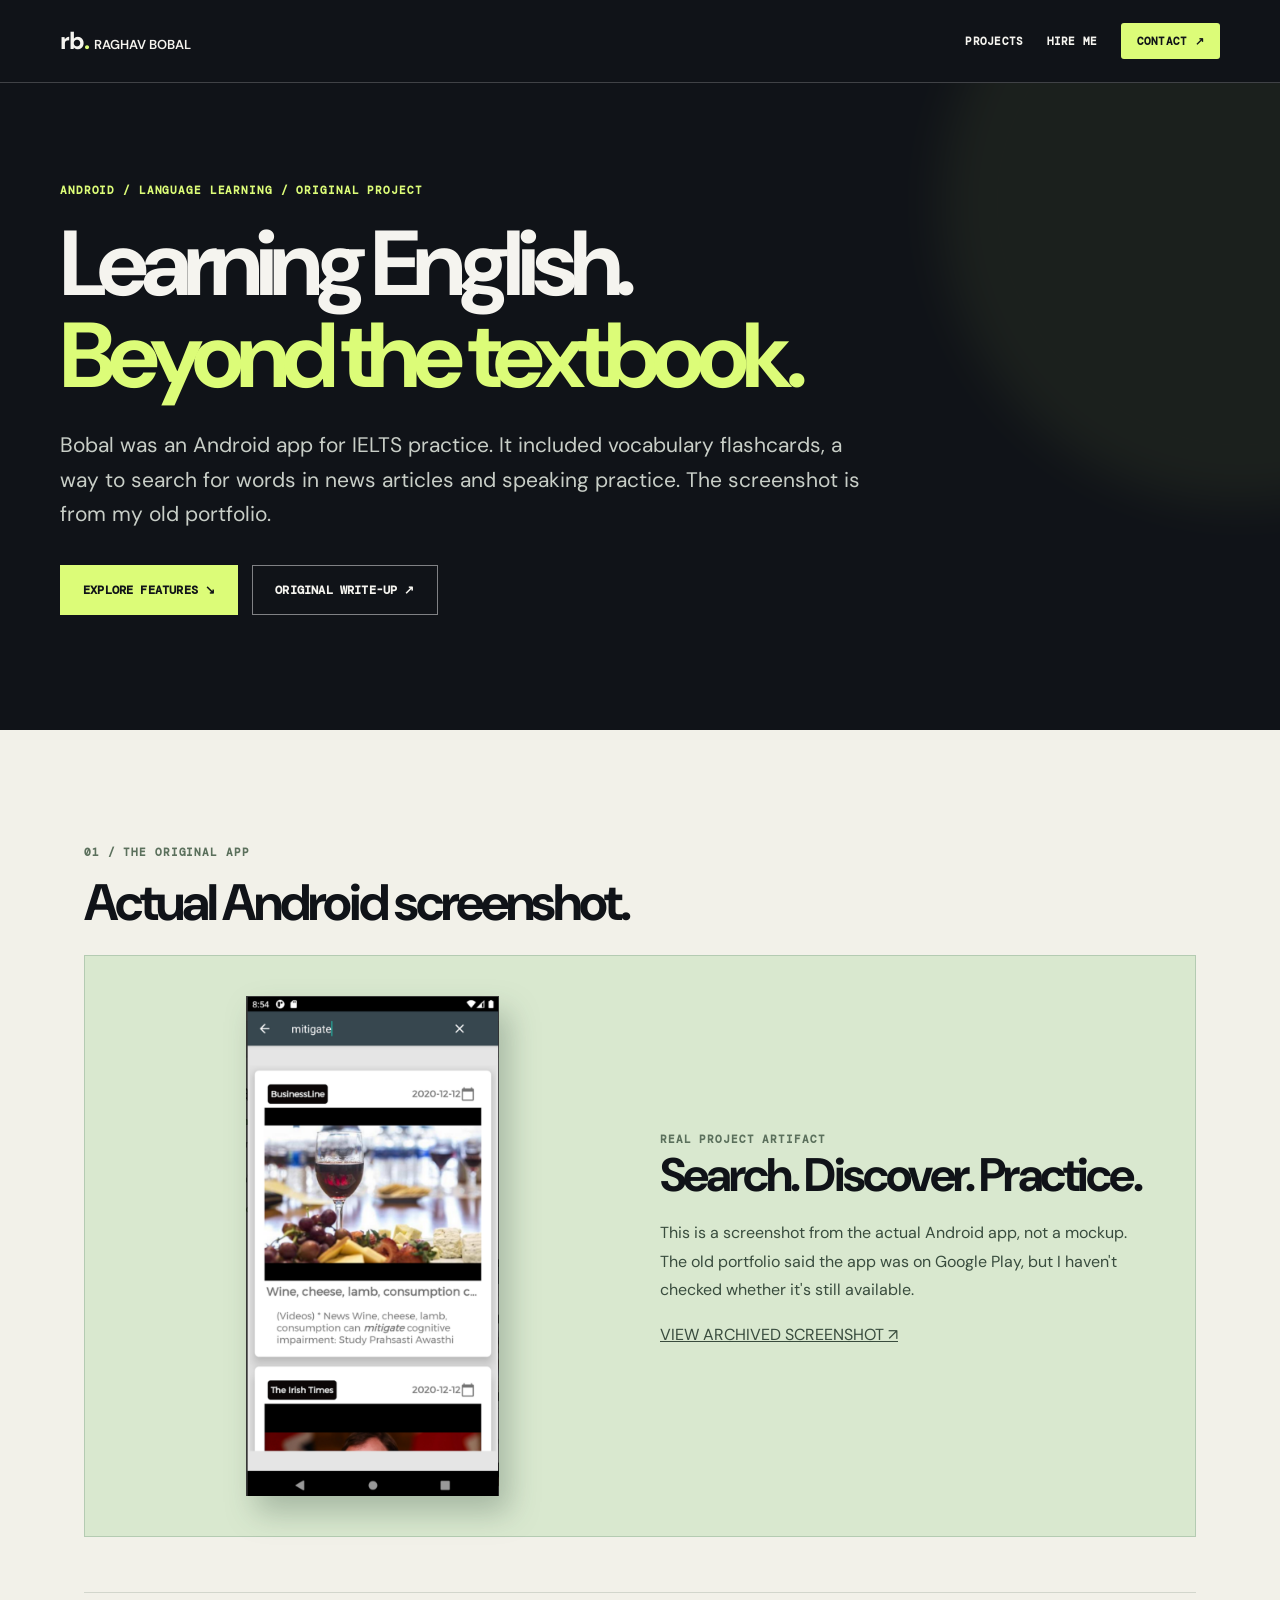
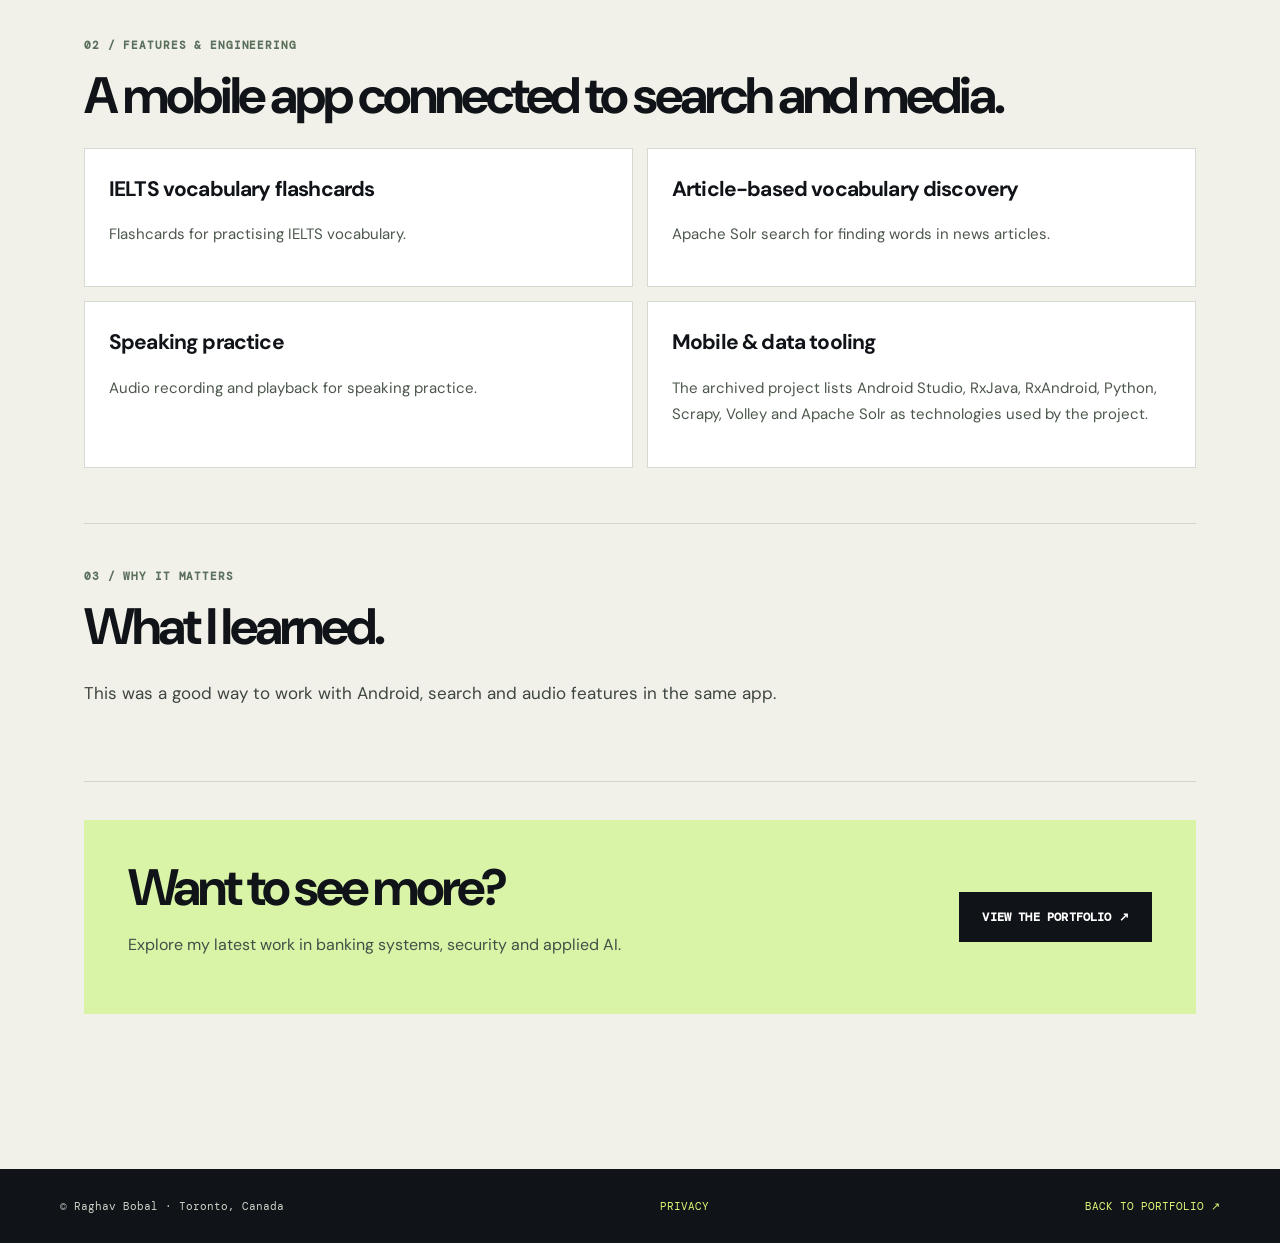
<file: bobal-language-learning-app.html>
<!doctype html>
<html lang="en-CA">
<head>
<meta charset="utf-8">
<meta name="viewport" content="width=device-width,initial-scale=1">
<meta name="theme-color" content="#101318">
<title>Bobal Language Learning App | Android, Apache Solr &amp; IELTS | Raghav Bobal</title>
<meta name="description" content="See Raghav Bobal's Android IELTS language-learning app with flashcards, Apache Solr news vocabulary search, speaking practice and an original screenshot.">
<meta name="robots" content="index,follow,max-image-preview:large">
<link rel="canonical" href="https://raghavbobal.com/bobal-language-learning-app.html">
<meta property="og:type" content="article">
<meta property="og:title" content="Bobal Language Learning | Android IELTS Project">
<meta property="og:description" content="Android IELTS practice with flashcards, Apache Solr article search and audio recording.">
<meta property="og:url" content="https://raghavbobal.com/bobal-language-learning-app.html">
<meta property="og:image" content="https://raghavbobal.com/assets/bobal-app.png">
<meta name="twitter:card" content="summary_large_image">
<link rel="icon" href="assets/favicon.svg" type="image/svg+xml">
<link rel="stylesheet" href="hire.css">
<link rel="stylesheet" href="analytics.css">
<style>
.case-visual{background:#d9e8cf;border:1px solid #b4cbb2;display:grid;grid-template-columns:1fr 1fr;gap:40px;align-items:center;padding:40px}
.case-visual img{display:block;max-height:500px;width:auto;max-width:100%;margin:auto;filter:drop-shadow(10px 16px 15px #1c332b44)}
.case-visual h3{font-size:clamp(27px,4vw,47px);line-height:1.06;letter-spacing:-.06em;margin:0 0 18px}
.case-visual p{font-size:16px;color:#394c3e;line-height:1.8}
.steps{display:grid;grid-template-columns:1fr 1fr;gap:14px}.steps article{background:#fff;border:1px solid #d5dbd0;padding:24px}.steps h3{font-size:21px;letter-spacing:-.04em;margin:0 0 12px}.steps p{font-size:15px;line-height:1.75;color:#4c574c}
@media(max-width:690px){.case-visual,.steps{grid-template-columns:1fr}.case-visual{padding:20px}.case-visual img{max-height:370px}.steps article{padding:21px}}
</style>
<script type="application/ld+json">{"@context":"https://schema.org","@type":"SoftwareApplication","name":"Bobal Language Learning App","description":"Android IELTS preparation app with vocabulary flashcards, Apache Solr-backed article search and speaking practice, documented in the original project portfolio.","applicationCategory":"EducationalApplication","operatingSystem":"Android","image":"https://raghavbobal.com/assets/bobal-app.png","author":{"@type":"Person","name":"Raghav Bobal","url":"https://raghavbobal.com/"}}</script>
<script src="analytics-config.js" defer></script>
<script src="analytics.js" defer></script>
</head>
<body>
<a class="skip" href="#main">Skip to case study</a>
<header class="site-head"><a class="brand" href="index.html">rb<em>.</em> <span style="font-size:13px;font-weight:600;letter-spacing:0">RAGHAV BOBAL</span></a><nav class="head-links" aria-label="Site navigation"><a href="index.html#work">PROJECTS</a><a href="hire-software-developer-toronto.html">HIRE ME</a><a class="contact-btn" href="mailto:raghavbobal10@gmail.com">CONTACT ↗</a></nav></header>
<main id="main">
<section class="hero">
<div class="eyebrow">ANDROID / LANGUAGE LEARNING / ORIGINAL PROJECT</div>
<h1>Learning English.<br><em>Beyond the textbook.</em></h1>
<p>Bobal was an Android app for IELTS practice. It included vocabulary flashcards, a way to search for words in news articles and speaking practice. The screenshot is from my old portfolio.</p>
<div class="actions"><a class="action primary" href="#features">EXPLORE FEATURES ↘</a><a class="action" href="https://github.com/raghavbobal1/myWebsite/blob/main/projects.html" target="_blank" rel="noopener noreferrer">ORIGINAL WRITE-UP ↗</a></div>
</section>
<div class="content">
<section class="section"><span class="section-kicker">01 / THE ORIGINAL APP</span><h2>Actual Android screenshot.</h2>
<div class="case-visual"><img src="assets/bobal-app.png" alt="Original screenshot of the Bobal Android app showing a search for vocabulary and news content" loading="eager"><div><span class="section-kicker">REAL PROJECT ARTIFACT</span><h3>Search. Discover. Practice.</h3><p>This is a screenshot from the actual Android app, not a mockup. The old portfolio said the app was on Google Play, but I haven't checked whether it's still available.</p><p><a href="https://github.com/raghavbobal1/myWebsite/blob/main/bobal-app.png" target="_blank" rel="noopener noreferrer">VIEW ARCHIVED SCREENSHOT ↗</a></p></div></div></section>
<section class="section" id="features"><span class="section-kicker">02 / FEATURES &amp; ENGINEERING</span><h2>A mobile app connected to search and media.</h2>
<div class="steps">
<article><h3>IELTS vocabulary flashcards</h3><p>Flashcards for practising IELTS vocabulary.</p></article>
<article><h3>Article-based vocabulary discovery</h3><p>Apache Solr search for finding words in news articles.</p></article>
<article><h3>Speaking practice</h3><p>Audio recording and playback for speaking practice.</p></article>
<article><h3>Mobile &amp; data tooling</h3><p>The archived project lists Android Studio, RxJava, RxAndroid, Python, Scrapy, Volley and Apache Solr as technologies used by the project.</p></article>
</div>
</section>
<section class="section"><span class="section-kicker">03 / WHY IT MATTERS</span><h2>What I learned.</h2><p class="lead">This was a good way to work with Android, search and audio features in the same app.</p></section>
<section class="section"><div class="endcap"><div><h2>Want to see more?</h2><p>Explore my latest work in banking systems, security and applied AI.</p></div><a class="action" href="index.html#work">VIEW THE PORTFOLIO ↗</a></div></section>
</div>
</main>
<footer class="footer"><span>© Raghav Bobal · Toronto, Canada</span><a href="privacy.html">PRIVACY</a><a href="index.html">BACK TO PORTFOLIO ↗</a></footer>
</body>
</html>
</file>
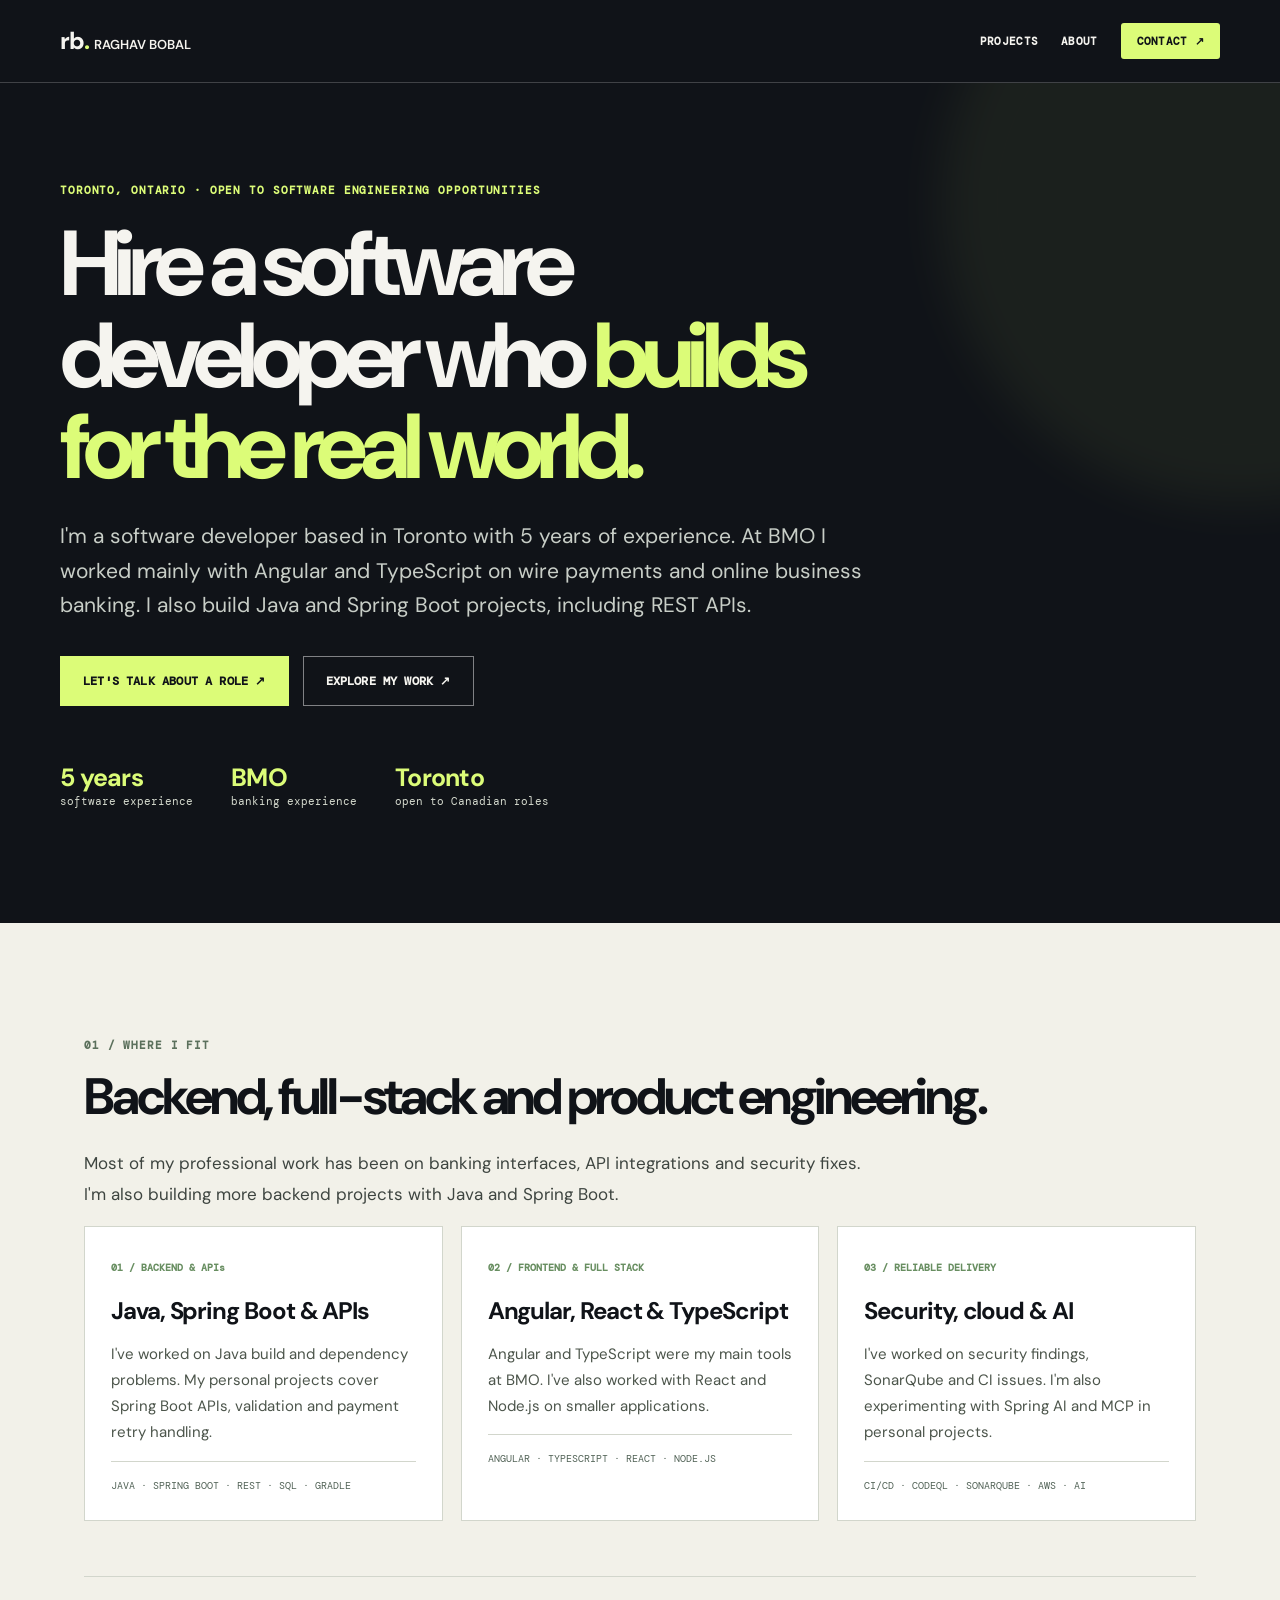
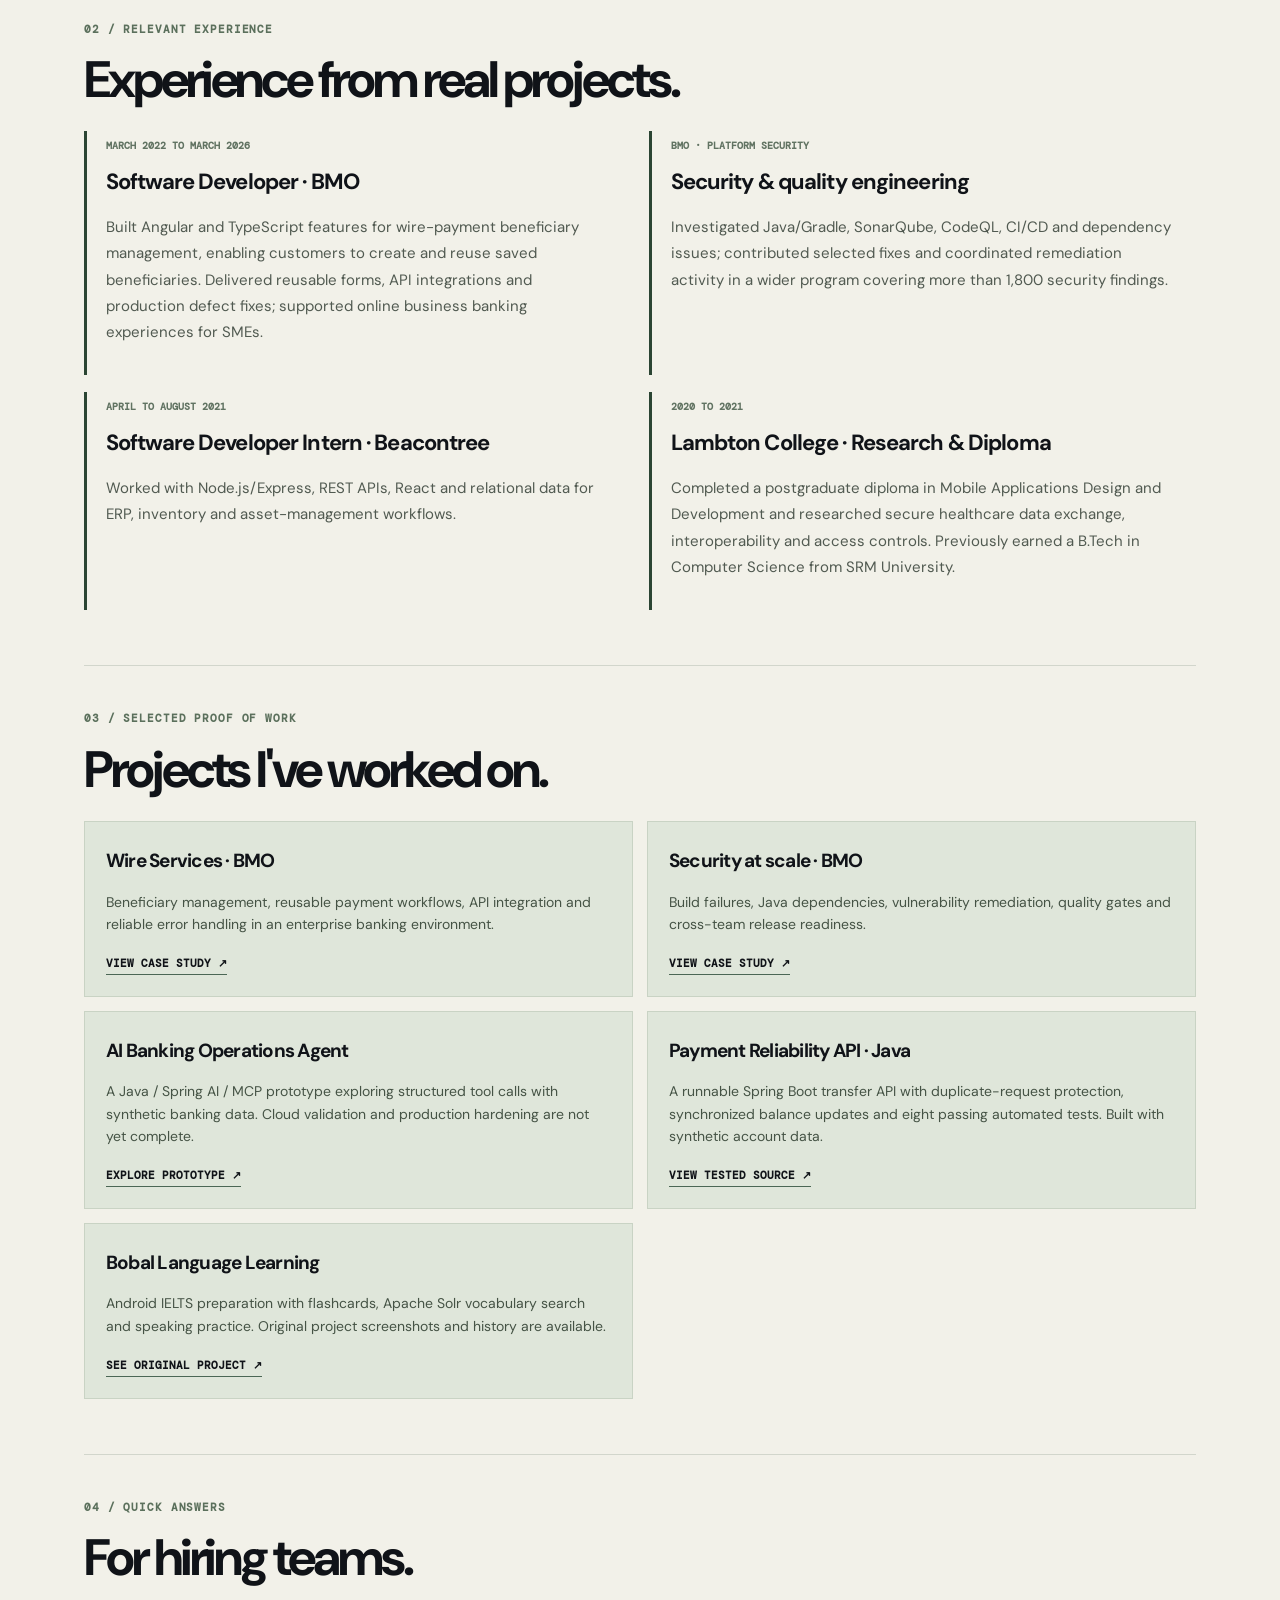
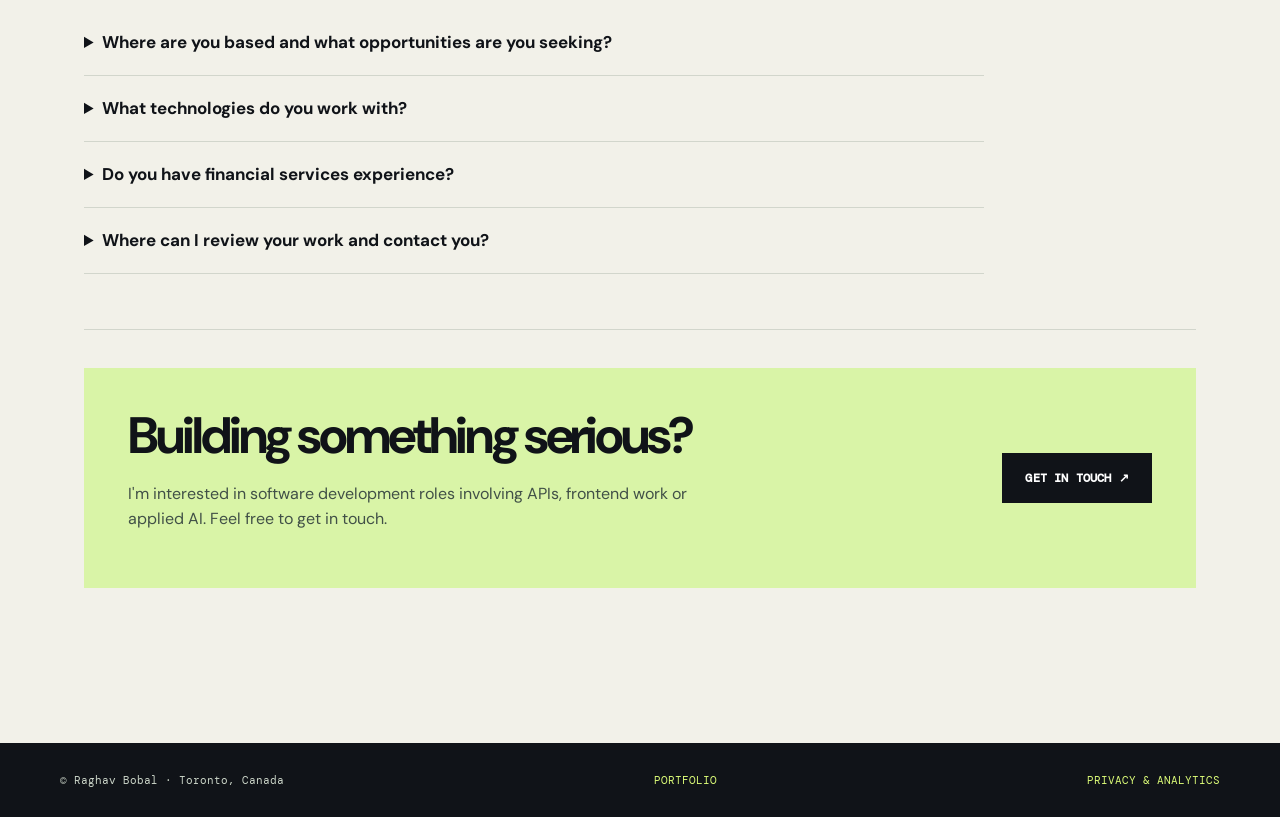
<file: hire-software-developer-toronto.html>
<!doctype html>
<html lang="en-CA">
<head>
  <meta charset="utf-8">
  <meta name="viewport" content="width=device-width,initial-scale=1">
  <meta name="theme-color" content="#101318">
  <title>Hire a Software Developer in Toronto | Java, Angular &amp; AI | Raghav Bobal</title>
  <meta name="description" content="Hire or interview Toronto software developer Raghav Bobal. 5 years of experience in enterprise banking, Angular, Java, Spring Boot, React, REST APIs and security.">
  <meta name="author" content="Raghav Bobal">
  <meta name="robots" content="index,follow,max-image-preview:large">
  <link rel="canonical" href="https://raghavbobal.com/hire-software-developer-toronto.html">
  <meta property="og:type" content="profile">
  <meta property="og:site_name" content="Raghav Bobal | Software Developer">
  <meta property="og:title" content="Hire Raghav Bobal | Toronto Software Developer">
  <meta property="og:description" content="5 years in software engineering, financial systems, Angular, Java and application security. Open to backend and full-stack opportunities.">
  <meta property="og:url" content="https://raghavbobal.com/hire-software-developer-toronto.html">
  <meta property="og:image" content="https://raghavbobal.com/assets/social-preview.svg">
  <meta name="twitter:card" content="summary_large_image">
  <link rel="icon" href="assets/favicon.svg" type="image/svg+xml">
  <link rel="stylesheet" href="hire.css">
  <link rel="stylesheet" href="analytics.css">
  <script type="application/ld+json">{"@context":"https://schema.org","@graph":[{"@type":"Person","@id":"https://raghavbobal.com/#raghav-bobal","name":"Raghav Bobal","jobTitle":"Software Developer","url":"https://raghavbobal.com/","sameAs":["https://github.com/raghavbobal1","https://www.linkedin.com/in/raghavbobal1/"],"address":{"@type":"PostalAddress","addressLocality":"Toronto","addressRegion":"Ontario","addressCountry":"CA"},"knowsAbout":["Java","Spring Boot","Angular","React","TypeScript","REST APIs","Software engineering","Application security"]},{"@type":"WebPage","@id":"https://raghavbobal.com/hire-software-developer-toronto.html","url":"https://raghavbobal.com/hire-software-developer-toronto.html","name":"Hire a Toronto Software Developer | Raghav Bobal","mainEntity":{"@id":"https://raghavbobal.com/#raghav-bobal"},"isPartOf":{"@type":"WebSite","url":"https://raghavbobal.com/"}}]}</script>
  <script src="analytics-config.js" defer></script>
  <script src="analytics.js" defer></script>
</head>
<body>
  <a class="skip" href="#main">Skip to profile</a>
  <header class="site-head">
    <a class="brand" href="index.html">rb<em>.</em> <span style="font-size:13px;letter-spacing:0;font-weight:600">RAGHAV BOBAL</span></a>
    <nav class="head-links" aria-label="Site navigation"><a href="index.html#work">PROJECTS</a><a href="index.html#about">ABOUT</a><a class="contact-btn" href="mailto:raghavbobal10@gmail.com?subject=Software%20engineering%20opportunity">CONTACT ↗</a></nav>
  </header>
  <main id="main">
    <section class="hero">
      <div class="eyebrow">TORONTO, ONTARIO · OPEN TO SOFTWARE ENGINEERING OPPORTUNITIES</div>
      <h1>Hire a software<br>developer who <em>builds<br>for the real world.</em></h1>
      <p>I'm a software developer based in Toronto with 5 years of experience. At BMO I worked mainly with Angular and TypeScript on wire payments and online business banking. I also build Java and Spring Boot projects, including REST APIs.</p>
      <div class="actions"><a class="action primary" href="mailto:raghavbobal10@gmail.com?subject=Software%20Developer%20opportunity">LET'S TALK ABOUT A ROLE ↗</a><a class="action" href="index.html#work">EXPLORE MY WORK ↗</a></div>
      <div class="facts"><div><strong>5 years</strong>software experience</div><div><strong>BMO</strong>banking experience</div><div><strong>Toronto</strong>open to Canadian roles</div></div>
    </section>

    <div class="content">
      <section class="section" aria-labelledby="skills-title">
        <span class="section-kicker">01 / WHERE I FIT</span>
        <h2 id="skills-title">Backend, full-stack and product engineering.</h2>
        <p class="lead">Most of my professional work has been on banking interfaces, API integrations and security fixes. I'm also building more backend projects with Java and Spring Boot.</p>
        <div class="grid">
          <article class="panel"><span class="num">01 / BACKEND &amp; APIs</span><h3>Java, Spring Boot &amp; APIs</h3><p>I've worked on Java build and dependency problems. My personal projects cover Spring Boot APIs, validation and payment retry handling.</p><div class="tags">JAVA · SPRING BOOT · REST · SQL · GRADLE</div></article>
          <article class="panel"><span class="num">02 / FRONTEND &amp; FULL STACK</span><h3>Angular, React &amp; TypeScript</h3><p>Angular and TypeScript were my main tools at BMO. I've also worked with React and Node.js on smaller applications.</p><div class="tags">ANGULAR · TYPESCRIPT · REACT · NODE.JS</div></article>
          <article class="panel"><span class="num">03 / RELIABLE DELIVERY</span><h3>Security, cloud &amp; AI</h3><p>I've worked on security findings, SonarQube and CI issues. I'm also experimenting with Spring AI and MCP in personal projects.</p><div class="tags">CI/CD · CODEQL · SONARQUBE · AWS · AI</div></article>
        </div>
      </section>

      <section class="section" aria-labelledby="experience-title">
        <span class="section-kicker">02 / RELEVANT EXPERIENCE</span>
        <h2 id="experience-title">Experience from real projects.</h2>
        <div class="timeline">
          <article><small>MARCH 2022 TO MARCH 2026</small><h3>Software Developer · BMO</h3><p>Built Angular and TypeScript features for wire-payment beneficiary management, enabling customers to create and reuse saved beneficiaries. Delivered reusable forms, API integrations and production defect fixes; supported online business banking experiences for SMEs.</p></article>
          <article><small>BMO · PLATFORM SECURITY</small><h3>Security &amp; quality engineering</h3><p>Investigated Java/Gradle, SonarQube, CodeQL, CI/CD and dependency issues; contributed selected fixes and coordinated remediation activity in a wider program covering more than 1,800 security findings.</p></article>
          <article><small>APRIL TO AUGUST 2021</small><h3>Software Developer Intern · Beacontree</h3><p>Worked with Node.js/Express, REST APIs, React and relational data for ERP, inventory and asset-management workflows.</p></article>
          <article><small>2020 TO 2021</small><h3>Lambton College · Research &amp; Diploma</h3><p>Completed a postgraduate diploma in Mobile Applications Design and Development and researched secure healthcare data exchange, interoperability and access controls. Previously earned a B.Tech in Computer Science from SRM University.</p></article>
        </div>
      </section>

      <section class="section" aria-labelledby="projects-title">
        <span class="section-kicker">03 / SELECTED PROOF OF WORK</span>
        <h2 id="projects-title">Projects I've worked on.</h2>
        <div class="project-list">
          <article><h3>Wire Services · BMO</h3><p>Beneficiary management, reusable payment workflows, API integration and reliable error handling in an enterprise banking environment.</p><a href="index.html#work">VIEW CASE STUDY ↗</a></article>
          <article><h3>Security at scale · BMO</h3><p>Build failures, Java dependencies, vulnerability remediation, quality gates and cross-team release readiness.</p><a href="index.html#work">VIEW CASE STUDY ↗</a></article>
          <article><h3>AI Banking Operations Agent</h3><p>A Java / Spring AI / MCP prototype exploring structured tool calls with synthetic banking data. Cloud validation and production hardening are not yet complete.</p><a href="index.html#work">EXPLORE PROTOTYPE ↗</a></article>
          <article><h3>Payment Reliability API · Java</h3><p>A runnable Spring Boot transfer API with duplicate-request protection, synchronized balance updates and eight passing automated tests. Built with synthetic account data.</p><a href="https://github.com/raghavbobal1/payment-reliability-api">VIEW TESTED SOURCE ↗</a></article>
          <article><h3>Bobal Language Learning</h3><p>Android IELTS preparation with flashcards, Apache Solr vocabulary search and speaking practice. Original project screenshots and history are available.</p><a href="index.html#work">SEE ORIGINAL PROJECT ↗</a></article>
        </div>
      </section>

      <section class="section" aria-labelledby="qa-title">
        <span class="section-kicker">04 / QUICK ANSWERS</span>
        <h2 id="qa-title">For hiring teams.</h2>
        <div class="faq">
          <details><summary>Where are you based and what opportunities are you seeking?</summary><p>I'm based in Toronto, Ontario and interested in backend, full-stack, frontend and AI-enabled software development roles across Canada, including local hybrid and remote opportunities.</p></details>
          <details><summary>What technologies do you work with?</summary><p>Java and Spring Boot application environments, JavaScript, TypeScript, Angular, React, Node.js, REST APIs, SQL, Python, testing, application security and CI/CD. My recent professional delivery is strongest in Angular, API integration and security-related troubleshooting.</p></details>
          <details><summary>Do you have financial services experience?</summary><p>Yes. I have 5 years of software development experience. At BMO I worked on wire payments, online business banking and security fixes.</p></details>
          <details><summary>Where can I review your work and contact you?</summary><p>Explore <a href="index.html#work">the interactive portfolio</a> and <a href="https://github.com/raghavbobal1">GitHub repositories</a>, connect via <a href="https://www.linkedin.com/in/raghavbobal1/">LinkedIn</a> or email <a href="mailto:raghavbobal10@gmail.com">raghavbobal10@gmail.com</a>.</p></details>
        </div>
      </section>

      <section class="section" aria-labelledby="cta-title">
        <div class="endcap"><div><h2 id="cta-title">Building something serious?</h2><p>I'm interested in software development roles involving APIs, frontend work or applied AI. Feel free to get in touch.</p></div><a class="action" href="mailto:raghavbobal10@gmail.com?subject=Software%20engineering%20role">GET IN TOUCH ↗</a></div>
      </section>
    </div>
  </main>
  <footer class="footer"><span>© Raghav Bobal · Toronto, Canada</span><a href="index.html">PORTFOLIO</a><a href="privacy.html">PRIVACY &amp; ANALYTICS</a></footer>
</body>
</html>
</file>
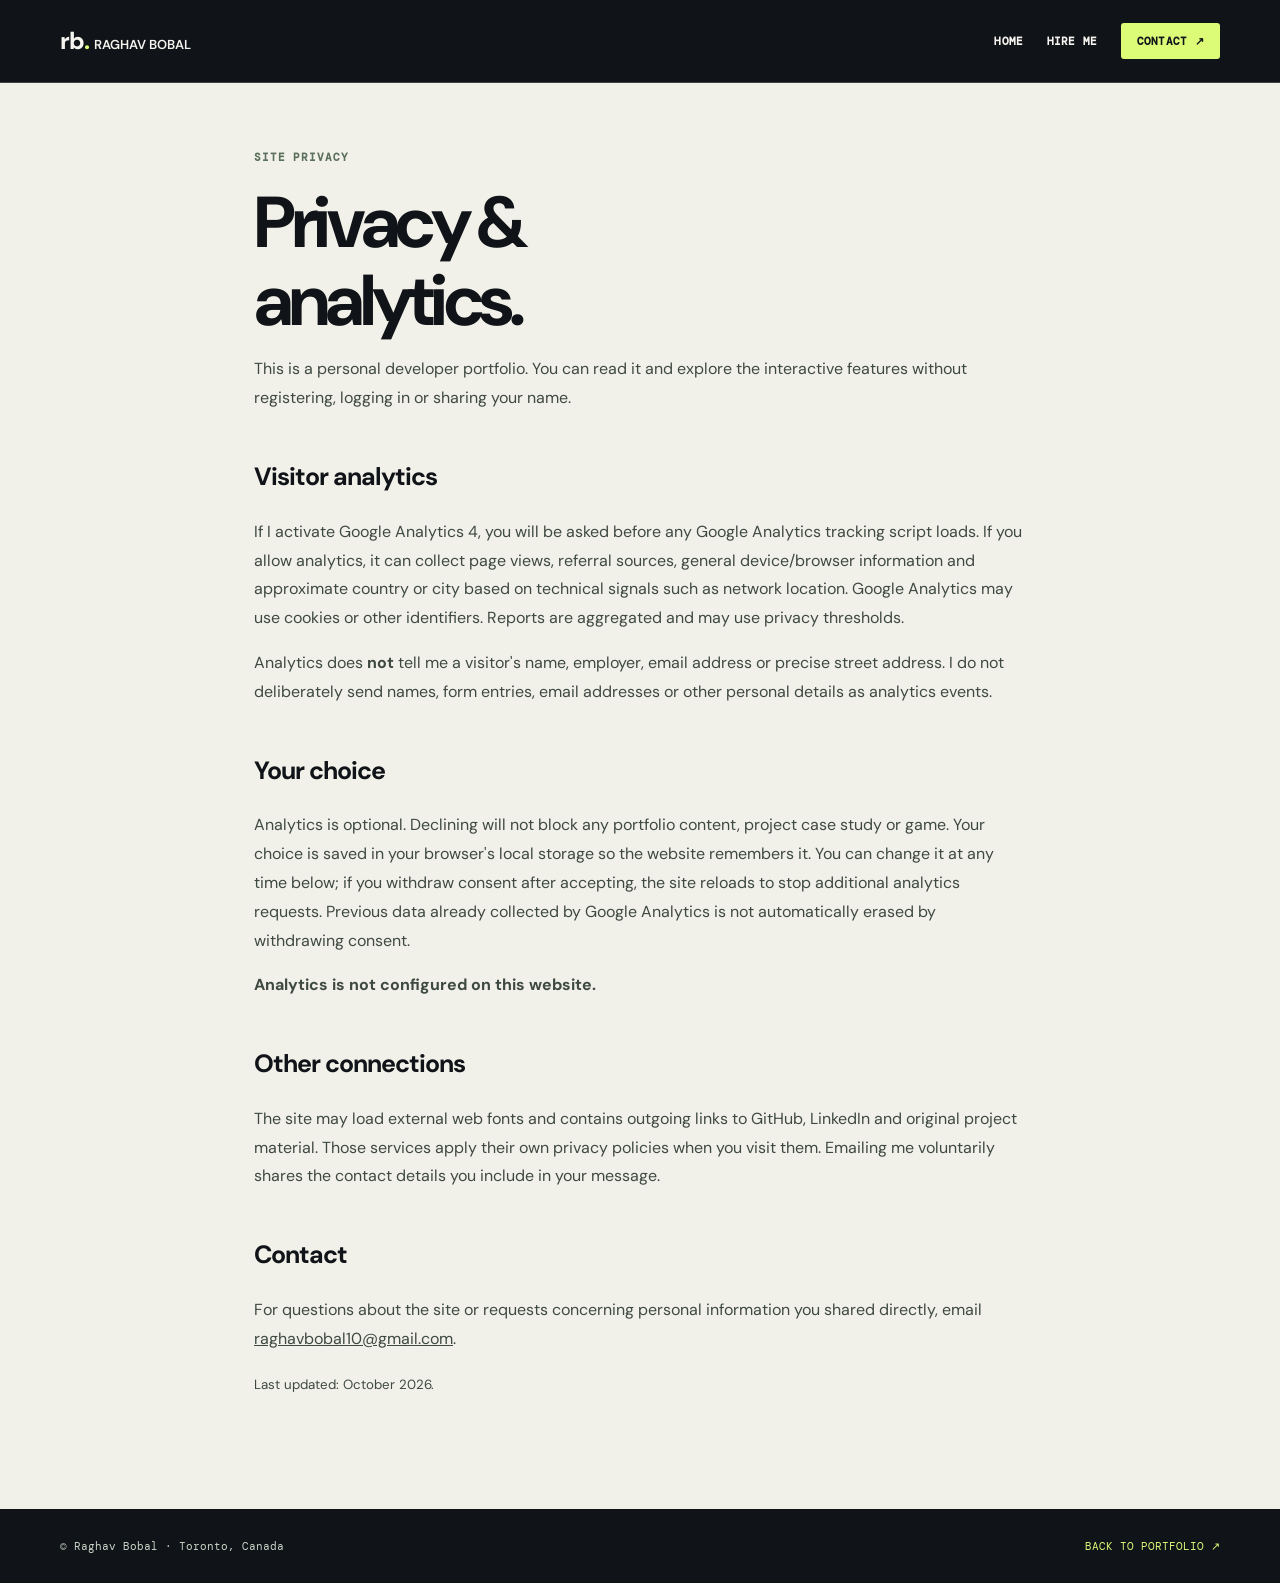
<file: privacy.html>
<!doctype html>
<html lang="en-CA">
<head>
<meta charset="utf-8">
<meta name="viewport" content="width=device-width,initial-scale=1">
<meta name="theme-color" content="#101318">
<meta name="robots" content="noindex,follow">
<meta name="description" content="Privacy and analytics choices for Raghav Bobal's software engineering portfolio.">
<title>Privacy &amp; Analytics | Raghav Bobal</title>
<link rel="canonical" href="https://raghavbobal.com/privacy.html">
<link rel="icon" href="assets/favicon.svg" type="image/svg+xml">
<link rel="stylesheet" href="hire.css">
<link rel="stylesheet" href="analytics.css">
<script src="analytics-config.js" defer></script>
<script src="analytics.js" defer></script>
</head>
<body>
<header class="site-head">
<a class="brand" href="index.html">rb<em>.</em> <span style="font-size:13px;font-weight:600;letter-spacing:0">RAGHAV BOBAL</span></a>
<nav class="head-links" aria-label="Site navigation"><a href="index.html">HOME</a><a href="hire-software-developer-toronto.html">HIRE ME</a><a class="contact-btn" href="mailto:raghavbobal10@gmail.com">CONTACT ↗</a></nav>
</header>
<main class="privacy-sheet">
<span class="section-kicker">SITE PRIVACY</span>
<h1>Privacy &amp;<br>analytics.</h1>
<p>This is a personal developer portfolio. You can read it and explore the interactive features without registering, logging in or sharing your name.</p>
<h2>Visitor analytics</h2>
<p>If I activate Google Analytics 4, you will be asked before any Google Analytics tracking script loads. If you allow analytics, it can collect page views, referral sources, general device/browser information and approximate country or city based on technical signals such as network location. Google Analytics may use cookies or other identifiers. Reports are aggregated and may use privacy thresholds.</p>
<p>Analytics does <strong>not</strong> tell me a visitor's name, employer, email address or precise street address. I do not deliberately send names, form entries, email addresses or other personal details as analytics events.</p>
<h2>Your choice</h2>
<p>Analytics is optional. Declining will not block any portfolio content, project case study or game. Your choice is saved in your browser's local storage so the website remembers it. You can change it at any time below; if you withdraw consent after accepting, the site reloads to stop additional analytics requests. Previous data already collected by Google Analytics is not automatically erased by withdrawing consent.</p>
<p><strong data-analytics-status>Checking analytics configuration…</strong></p>
<button type="button" data-analytics-preferences>Change analytics preference</button>
<h2>Other connections</h2>
<p>The site may load external web fonts and contains outgoing links to GitHub, LinkedIn and original project material. Those services apply their own privacy policies when you visit them. Emailing me voluntarily shares the contact details you include in your message.</p>
<h2>Contact</h2>
<p>For questions about the site or requests concerning personal information you shared directly, email <a href="mailto:raghavbobal10@gmail.com">raghavbobal10@gmail.com</a>.</p>
<p><small>Last updated: October 2026.</small></p>
</main>
<footer class="footer"><span>© Raghav Bobal · Toronto, Canada</span><a href="index.html">BACK TO PORTFOLIO ↗</a></footer>
</body>
</html>
</file>
<file: styles.css>
@import url('https://fonts.googleapis.com/css2?family=DM+Mono:wght@400;500&family=DM+Sans:wght@400;500;600;700;800&family=Space+Grotesk:wght@400;500;600;700&display=swap');
:root{--ink:#101318;--ink2:#171c24;--paper:#f3f1e9;--paper2:#e9e7df;--line:rgba(16,19,24,.18);--lime:#dcfc78;--purple:#c4b2ee;--orange:#fba978;--mono:'DM Mono',ui-monospace,monospace;--sans:'Space Grotesk','DM Sans',Arial,sans-serif;--body:'DM Sans',Arial,sans-serif}*{box-sizing:border-box}html{scroll-behavior:smooth}body{margin:0;background:var(--paper);color:var(--ink);font-family:var(--body);overflow-x:hidden}a{color:inherit;text-decoration:none}button{font:inherit;cursor:pointer}button, a{-webkit-tap-highlight-color:transparent}::selection{background:#d5ff74;color:#16171d}.skip-link{position:fixed;z-index:100;left:16px;top:-90px;padding:10px;background:white}.skip-link:focus{top:15px}.progress{position:fixed;z-index:100;left:0;right:0;top:0;height:3px;background:transparent;pointer-events:none}.progress span{display:block;height:100%;background:#d6ff68;width:0}.cursor-light{position:fixed;left:0;top:0;width:500px;height:500px;border-radius:50%;background:radial-gradient(circle,rgba(211,255,103,.085),transparent 62%);pointer-events:none;z-index:3;transform:translate(-50%,-50%);mix-blend-mode:screen;opacity:0;transition:opacity .4s}body.pointer-present .cursor-light{opacity:1}
.site-header{position:absolute;top:0;left:0;right:0;height:95px;z-index:21;display:flex;align-items:center;justify-content:space-between;padding:0 clamp(22px,4.5vw,90px);color:#f8f7ed;border-bottom:1px solid rgba(255,255,255,.12)}.identity{display:flex;align-items:center;gap:16px;min-width:210px}.mark{font-family:var(--sans);font-size:35px;font-weight:800;letter-spacing:-4px;line-height:1}.mark-dot{color:var(--lime)}.identity-name{font-size:10px;letter-spacing:.16em;font-weight:800;line-height:1.4}.identity-sub{display:block;font-family:var(--mono);font-size:8px;font-weight:400;letter-spacing:.11em;color:#a8abb2}.main-nav{display:flex;gap:35px;align-items:center;margin-left:60px}.main-nav a{font-size:12px;transition:color .2s;font-weight:700}.main-nav a span{font-family:var(--mono);font-size:9px;color:#8c929b;margin-left:5px}.main-nav a:hover{color:var(--lime)}.header-actions{display:flex;gap:17px;align-items:center}.command-hint{border:1px solid rgba(255,255,255,.25);background:transparent;color:#d9dce0;padding:9px 12px;border-radius:6px;font-family:var(--mono);font-size:11px}.command-hint span{margin-right:5px}.header-cta{font-family:var(--mono);font-size:11px;letter-spacing:.04em;display:flex;gap:28px;align-items:center;border-bottom:1px solid #d9f68c;padding:12px 0}.header-cta span{color:var(--lime);font-size:17px}.mobile-toggle{display:none;width:42px;height:42px;border:1px solid #6b717d;background:transparent;border-radius:4px;flex-direction:column;justify-content:center;gap:5px;align-items:center}.mobile-toggle span{display:block;background:#fff;width:18px;height:1px}.mobile-menu{position:absolute;z-index:24;left:0;right:0;top:95px;background:#171c24;padding:24px;box-shadow:0 35px 40px #0007}.mobile-menu a{display:block;color:white;border-bottom:1px solid #ffffff25;padding:17px 0;font-size:22px;font-weight:700}.mobile-menu[hidden],.drawer-overlay[hidden],.palette-backdrop[hidden],.command-palette[hidden]{display:none!important}
.hero{position:relative;min-height:min(865px,100vh);background:var(--ink);color:#f8f6ec;overflow:hidden}.hero-grain{position:absolute;inset:0;pointer-events:none;opacity:.14;background-image:url("data:image/svg+xml,%3Csvg viewBox='0 0 180 180' xmlns='http://www.w3.org/2000/svg'%3E%3Cfilter id='n'%3E%3CfeTurbulence type='fractalNoise' baseFrequency='.88' numOctaves='3' stitchTiles='stitch'/%3E%3C/filter%3E%3Crect width='100%25' height='100%25' filter='url(%23n)' opacity='.16'/%3E%3C/svg%3E")}.hero-shell{position:relative;min-height:850px;margin:auto;max-width:1800px;display:grid;grid-template-columns:1.08fr .92fr;gap:1%;align-items:center;padding:150px clamp(22px,4.5vw,90px) 100px}.hero-copy{position:relative;z-index:2;padding-bottom:22px}.eyebrow,.section-kicker{font:500 11px/1.4 var(--mono);letter-spacing:.075em;display:flex;align-items:center;gap:12px}.hero-eyebrow{color:#c0c4c8;margin-bottom:28px}.live-dot,.tiny-status{width:8px;height:8px;border-radius:50%;background:var(--lime);display:inline-block;box-shadow:0 0 0 4px rgba(220,252,120,.1);animation:pulse 2.2s infinite}@keyframes pulse{50%{box-shadow:0 0 0 8px rgba(220,252,120,.03)}}.eyebrow-line{height:1px;width:24px;background:#697075}.hero h1{margin:0;font:700 clamp(76px,8.2vw,152px)/.96 var(--sans);letter-spacing:-.092em;white-space:nowrap}.hero h1 em{font-weight:500;font-family:Georgia,serif;letter-spacing:-.085em;color:var(--lime);font-style:italic}.hero h1 .outlined{font-weight:700;color:transparent;-webkit-text-stroke:1px #e8e6dc}.hero h1 .period{color:var(--lime)}.hero-description{font-size:clamp(15px,1.2vw,18px);line-height:1.7;letter-spacing:-.018em;max-width:525px;color:#b9bbc1;margin:31px 0 29px}.hero-description strong{color:#f3f0e8;font-weight:600}.hero-ctas{display:flex;gap:13px;flex-wrap:wrap}.pill{border-radius:3px;min-height:53px;display:inline-flex;align-items:center;justify-content:space-between;gap:30px;padding:0 22px;font:600 11px var(--mono);letter-spacing:.01em;transition:transform .25s,background .25s}.pill:hover{transform:translateY(-3px)}.pill span{font-size:19px;font-weight:400}.pill-lime{background:var(--lime);color:var(--ink)}.pill-outline{border:1px solid #60656c;color:#ebe9e2}.pill-outline:hover{background:#262b33}.hero-bottomline{margin-top:70px;font:10px var(--mono);display:flex;align-items:center;gap:25px;color:#93969c;white-space:nowrap}.hero-bottomline span:last-child{color:#e1e2dc}.hero-bottomline i{color:var(--lime);font-style:normal;padding:0 6px}.hero-visual{position:relative;z-index:1;margin-left:16px;transform:translateY(12px)}.schematic{border:1px solid #474e5b;max-width:680px;border-radius:16px;background:linear-gradient(145deg,#1c2531,#111923);box-shadow:15px 27px 65px rgba(0,0,0,.45),inset 0 1px 0 #ffffff0b;overflow:hidden;transform:rotate(2.5deg);transition:transform .6s}.hero-visual:hover .schematic{transform:rotate(.5deg) translateY(-4px)}.schematic-head{display:flex;justify-content:space-between;align-items:center;padding:24px 27px 15px;font:10px var(--mono);letter-spacing:.07em;color:#aab1b8;border-bottom:1px solid #ffffff18}.schematic-head span:first-child{display:flex;align-items:center;gap:12px}.schematic-head .tiny-status{width:6px;height:6px}.schematic-modes{display:flex;gap:8px;padding:19px 24px 0}.schematic-modes button{font:500 10px var(--mono);background:#263240;color:#aeb6bb;border:1px solid #3b4651;border-radius:25px;padding:10px 14px;white-space:nowrap}.schematic-modes button.active{background:var(--lime);color:#18211c;border-color:var(--lime)}#system-graphic{display:block;width:100%;height:auto;max-height:470px}.pipe{fill:none;stroke-width:2}.pipe-back{stroke:#879baa;stroke-opacity:.27;stroke-dasharray:3 7}.pipe-flow{stroke:#d1ff71;stroke-opacity:.55;stroke-dasharray:3 8;animation:flowing 1.2s linear infinite}@keyframes flowing{to{stroke-dashoffset:-22}}.diagram-node{outline:0;cursor:pointer}.diagram-node rect{fill:#202b37;stroke:#71838d;stroke-opacity:.75;transition:fill .25s,stroke .25s}.diagram-node:hover rect,.diagram-node:focus rect{fill:#2b3a49;stroke:var(--lime)}.diagram-node.central rect{stroke:#cfed74}.node-id{font:10px var(--mono);fill:#9ca9b1}.node-label{font:600 14px var(--sans);fill:#e9efe8;letter-spacing:-.4px}.schematic-footer{padding:17px 27px 22px;display:flex;align-items:flex-end;gap:20px;justify-content:space-between;border-top:1px solid #ffffff18}.schematic-footer>div:first-child{display:flex;flex-direction:column;gap:8px;flex-shrink:0}.schematic-footer span{font:9px var(--mono);color:#8598a0;letter-spacing:.09em}.schematic-footer strong{font:600 13px var(--sans);color:var(--lime)}.mode-desc{font:11px/1.5 var(--body);max-width:210px;color:#aab3bc;text-align:right}.floating-note{position:relative;width:max-content;max-width:calc(100% - 20px);margin:22px 2% 0 auto;background:#c9b9fc;color:#141318;transform:rotate(-6deg);padding:17px 20px 15px;min-width:240px;display:flex;gap:13px;align-items:center;box-shadow:7px 10px 0 #0004}.f-note-number{font:800 47px/.9 var(--sans);letter-spacing:-.07em}.f-note-number span{font-size:25px}.floating-note>span:nth-child(2){font:500 10px/1.5 var(--mono)}.asterisk{font-size:19px;position:absolute;right:13px;top:7px}.hero-scroll-label{position:absolute;bottom:24px;right:clamp(22px,4.5vw,90px);font:10px var(--mono);color:#929aa2;display:flex;gap:22px}.hero-scroll-label span{color:var(--lime);font-size:17px;line-height:9px}
.marquee-wrap{background:var(--lime);border-block:2px solid var(--ink);height:79px;overflow:hidden;display:flex;align-items:center}.marquee-run{white-space:nowrap;display:flex;align-items:center;gap:34px;font:800 29px var(--sans);letter-spacing:-1.3px;width:max-content;animation:marquee 33s linear infinite}.marquee-run b{font-size:24px;font-weight:400}@keyframes marquee{to{transform:translateX(-50%)}}
.section{padding:140px clamp(22px,4.5vw,90px)}.works-section{background:var(--paper)}.section-heading{display:grid;grid-template-columns:1.05fr .65fr;justify-content:space-between;gap:60px;align-items:end;max-width:1600px;margin:0 auto 64px}.section-kicker{color:#626864;margin-bottom:24px}.kicker-num{color:#1c211b;font-weight:800;display:inline-flex;align-items:center;justify-content:center;border:1px solid #a5aaa1;height:23px;width:31px;border-radius:3px}.section h2,.play-section h2,.stack-section h2{font:700 clamp(54px,6.1vw,110px)/1.03 var(--sans);letter-spacing:-.075em;margin:0}.section h2 em,.play-section h2 em,.stack-section h2 em,.contact-section h2 em{font-family:Georgia,serif;font-weight:400}.heading-side{padding-bottom:9px}.heading-side p{max-width:370px;font-size:16px;line-height:1.7;color:#5a6061;margin:0 0 30px}.filter-row{display:flex;flex-wrap:wrap;gap:8px}.filter{border:1px solid #c6c8bf;background:transparent;border-radius:30px;padding:11px 16px;font:500 10px var(--mono);white-space:nowrap}.filter:hover{border-color:var(--ink)}.filter.active{background:var(--ink);color:var(--paper);border-color:var(--ink)}.project-grid{display:grid;grid-template-columns:1.13fr .87fr;gap:25px;max-width:1600px;margin:auto}.project-card{display:flex;flex-direction:column;text-align:left;min-width:0;border:1px solid #1013182a;border-radius:2px;overflow:hidden;padding:25px 26px 25px;transition:box-shadow .3s,transform .3s;border-bottom:2px solid #10131840}.project-card:hover{transform:translateY(-5px);box-shadow:11px 12px 0 rgba(16,19,24,.11)}.project-card:focus-visible{outline:3px solid #669cfe;outline-offset:4px}.project-card.cream{background:#e8eae0}.project-card.midnight{background:#151d23;color:#f3f4e8}.project-card.lavender{background:#cbbde9}.project-card.citrus{background:#d8f69c}.project-card.pale{background:#e3dfd6}.project-card.peach{background:#f2c9ac}.project-top{font:10px var(--mono);display:flex;justify-content:space-between;align-items:center;letter-spacing:.07em;height:34px}.round-arrow{width:33px;height:33px;border:1px solid currentColor;border-radius:50%;display:flex;align-items:center;justify-content:center;font-size:17px;transition:transform .25s}.project-card:hover .round-arrow{transform:rotate(45deg)}.project-art{height:325px;position:relative;display:flex;align-items:center;justify-content:center;overflow:hidden;margin:11px -26px 10px}.size-small .project-art{height:298px}.project-info{margin-top:auto}.project-meta{font:10px var(--mono);letter-spacing:.05em;display:flex;justify-content:space-between;gap:8px;padding:20px 0 8px;border-top:1px solid currentColor;opacity:.78}.project-info h3{font:700 clamp(29px,3.1vw,49px)/1.1 var(--sans);letter-spacing:-.055em;margin:5px 0 9px;display:flex;align-items:center;justify-content:space-between}.project-info h3 span{font-size:25px;font-weight:400;opacity:0;transform:translate(-8px,5px);transition:all .2s}.project-card:hover .project-info h3 span{opacity:1;transform:translate(0,0)}.project-info p{font:15px/1.55 var(--body);margin:0 0 16px;opacity:.76}.tags{display:flex;flex-wrap:wrap;gap:6px}.tags span{border:1px solid currentColor;border-radius:18px;opacity:.75;font:10px var(--mono);padding:6px 10px}.art-wires{background:radial-gradient(circle at 47% 37%,#d8e9aa,transparent 60%)}.bank-app{border:1px solid #a7aaa0;border-radius:8px;width:78%;max-width:460px;background:#fbfcf5;box-shadow:14px 18px 0 #899c877d,0 12px 35px #4b4b3a2b;transform:rotate(-4deg) translateY(11px);overflow:hidden;transition:transform .45s}.project-card:hover .bank-app{transform:rotate(-1deg) translateY(3px)}.app-top{height:37px;background:#202d29;color:#eff8de;display:flex;align-items:center;justify-content:space-between;padding:0 17px;font:10px var(--mono)}.app-top span:last-child{letter-spacing:3px;color:#cfe28e}.beneficiary-title{display:flex;justify-content:space-between;padding:20px 18px 13px;font:700 19px var(--sans);letter-spacing:-.05em}.beneficiary-title span{font-size:16px}.beneficiary-line{margin:0 15px 9px;border:1px solid #d5d9d0;border-radius:4px;display:flex;align-items:center;gap:10px;padding:10px}.person-icon{display:flex;align-items:center;justify-content:center;width:34px;height:34px;background:#dce5dd;border-radius:50%;font:700 10px var(--mono)}.person-icon.alt{background:#e9e2d0}.beneficiary-line>span:nth-child(2){display:flex;flex-direction:column;gap:4px;flex:1;min-width:0}.beneficiary-line strong{font-size:11px}.beneficiary-line small{font:8px var(--mono);color:#687071}.beneficiary-line b{font:8px var(--mono);color:#4a6948}.app-foot{display:flex;justify-content:space-between;margin:16px;padding-top:5px;font:9px var(--mono);color:#344a43}.app-foot span:last-child{background:#d5f48d;padding:8px}.floating-icon{position:absolute;top:25px;right:8%;background:#ffa978;width:75px;height:75px;border:1px solid #273b32;border-radius:50%;font-size:40px;display:flex;align-items:center;justify-content:center;transform:rotate(25deg)}.art-security{background:radial-gradient(circle,#263b37,transparent 65%)}.scanner-lines{position:absolute;inset:2% 0;background:repeating-linear-gradient(transparent 0 18px,#a7df7d1c 19px 20px);mask-image:radial-gradient(ellipse,black 30%,transparent 73%)}.shield-drawing{width:225px;height:230px;filter:drop-shadow(0 0 27px #bfff6b4d);animation:hover-shield 4s ease-in-out infinite}@keyframes hover-shield{50%{transform:translateY(-9px)}}.scanner-caption{position:absolute;bottom:9px;left:30px;font:10px var(--mono);color:#a5d3a0}.art-olbb{background:radial-gradient(circle at 70% 10%,#e4daf1,#b7a5db)}.olbb-window{display:flex;width:85%;height:228px;background:#f8f4f3;border:2px solid #28223a;box-shadow:-10px 13px 0 #73648e66;transform:rotate(4deg) translateY(9px);transition:transform .4s;border-radius:7px;overflow:hidden}.project-card:hover .olbb-window{transform:rotate(1deg) translateY(2px)}.olbb-sidebar{width:56px;background:#272443;display:flex;flex-direction:column;align-items:center;padding:17px 10px;gap:18px}.olbb-sidebar span{color:#d7ffc4;font-size:24px}.olbb-sidebar i{width:21px;height:5px;background:#aaa2c1;border-radius:3px}.olbb-content{flex:1;padding:19px;min-width:0}.olbb-topbar{display:flex;align-items:center;justify-content:space-between;font:700 16px var(--sans)}.olbb-figures{border-radius:5px;background:#e9e7f2;margin-top:21px;padding:15px}.olbb-figures small{font:9px var(--mono);color:#666}.olbb-figures strong{display:block;font:700 23px var(--sans);letter-spacing:-1px;margin:5px 0}.olbb-chart svg{width:100%;height:50px}.olbb-bars{display:flex;flex-direction:column;gap:6px;margin-top:12px}.olbb-bars i{height:7px;background:#ddd7e8;width:80%;border-radius:4px}.olbb-bars i:nth-child(2){width:63%}.olbb-bars i:nth-child(3){width:52%}.art-agent{background:radial-gradient(circle at 50% 45%,#c6efa4,#d5f69c 73%)}.agent-network{width:94%;display:flex;align-items:center;justify-content:center;gap:4px}.agent-node{font:11px/1.7 var(--mono);border:1px solid #263420;border-radius:8px;padding:14px;color:#203021;min-width:96px;background:#f7f9e9;text-align:center;transform:rotate(-5deg)}.agent-node b{font-size:13px}.agent-node.agent-output{transform:rotate(5deg)}.agent-connector{font:18px var(--mono);letter-spacing:-3px;opacity:.6}.agent-core{width:145px;height:145px;background:#141c20;border:1px solid #68785a;border-radius:30px;display:flex;align-items:center;justify-content:center;flex-direction:column;color:var(--lime);font:70px var(--sans);transform:rotate(-9deg);box-shadow:10px 12px 0 #2f482441;flex-shrink:0;transition:transform .4s}.project-card:hover .agent-core{transform:rotate(2deg)}.agent-core span{font:10px var(--mono);margin-top:-9px;letter-spacing:.12em}.agent-terminal{position:absolute;bottom:22px;background:#1c2728;color:#d9e9de;border-radius:5px;font:10px/1.5 var(--mono);padding:13px 17px;box-shadow:7px 7px 0 #576a4e40;display:flex;flex-direction:column;gap:4px;min-width:230px;transform:rotate(2deg)}.terminal-highlight{color:#dafa8c}.art-rag{background:radial-gradient(circle at 50% 30%,#f7f5ef,#dcd6c9)}.rag-doc{width:143px;height:182px;background:#fffdf7;border:1px solid #2c3035;border-radius:4px;position:absolute;top:45px;display:flex;flex-direction:column;padding:34px 20px;gap:11px;box-shadow:8px 10px 0 #676c6252}.rag-doc-1{left:20%;transform:rotate(-13deg)}.rag-doc-2{right:20%;transform:rotate(10deg)}.rag-doc i{display:block;height:8px;background:#d3d4cf;border-radius:4px}.rag-doc i:nth-child(2){width:70%}.rag-doc i:nth-child(3){width:90%;background:#d6e996}.rag-doc i:nth-child(4){width:55%}.rag-search{position:absolute;left:17%;right:17%;bottom:55px;border:1px solid #3b3935;background:#1c2223;color:#e5eee1;border-radius:6px;padding:13px 16px;font:14px var(--mono);display:flex;align-items:center;gap:13px;box-shadow:6px 9px 0 #b5b1a577}.rag-search span{flex:1;white-space:nowrap;overflow:hidden;text-overflow:ellipsis;font-size:10px}.rag-search b{color:var(--lime)}.rag-waves{font:23px var(--sans);position:absolute;right:15%;top:25px}.art-incident{background:radial-gradient(circle at center,#ffd7ba,#f2c5a4)}.incident-console{width:83%;max-width:420px;background:#22242a;border:1px solid #111;border-radius:7px;color:#dfddd9;transform:rotate(-5deg);box-shadow:12px 14px 0 #985d4d4d;padding:21px 20px;display:flex;flex-direction:column;gap:13px;font:12px var(--mono)}.incident-console div:first-child{border-bottom:1px solid #5c6061;padding-bottom:15px}.incident-console div:first-child b{color:#fc7b63}.incident-console div:not(:first-child){display:flex;justify-content:space-between;gap:10px;color:#8b9a99}.incident-console div span{color:#f0e6d1}.incident-console div .good{color:#a9e48d}.incident-console div .warn{color:#fec37c}.incident-circle{position:absolute;top:17px;right:11%;background:#ff6f5c;border:2px solid #14151c;width:70px;height:70px;border-radius:50%;display:flex;align-items:center;justify-content:center;font:700 45px var(--sans);transform:rotate(16deg)}.project-card[hidden]{display:none}.work-end{max-width:1600px;margin:25px auto 0;padding-top:24px;border-top:1px solid #b6b8b0;display:flex;justify-content:space-between;align-items:center;font:11px var(--mono);color:#545b56}.work-end a{font-weight:700;color:var(--ink)}.work-end a span{color:#6c8261;margin-left:12px;font-size:17px}
.play-section{padding:120px clamp(22px,4.5vw,90px);background:#c6b5ea;display:grid;grid-template-columns:.85fr 1.15fr;gap:7%;align-items:center}.play-left h2{font-size:clamp(52px,6.3vw,108px)}.play-left>p{max-width:410px;font-size:18px;line-height:1.65;margin:28px 0;color:#3c3d49}.play-points{display:flex;flex-direction:column;gap:16px;margin-bottom:36px;font:11px var(--mono)}.play-points i{font-style:normal;margin-right:12px;color:#70598c}.pill-dark{background:var(--ink);color:white;border:none}.play-right{border-radius:10px;background:#10161b;overflow:hidden;color:#eef1e8;box-shadow:14px 16px 0 #8c7aa76b;min-height:530px;display:flex;flex-direction:column}.terminal-header{display:flex;align-items:center;justify-content:space-between;gap:10px;border-bottom:1px solid #333e44;padding:18px 23px;font:10px var(--mono);color:#9fa9aa}.terminal-header>span:last-child{color:#d8f888}.terminal-dots{display:flex;gap:6px}.terminal-dots i{display:block;width:9px;height:9px;border-radius:50%;background:#fb977b}.terminal-dots i:nth-child(2){background:#f7cf7b}.terminal-dots i:nth-child(3){background:#9dd5a0}.terminal-content{padding:26px;flex:1}.code-small{font:11px var(--mono);color:#81958f}.code-small span{color:#c2f07b}.question-progress{display:flex;justify-content:space-between;color:#9ca9aa;font:10px var(--mono);margin:32px 0 17px}.challenge-description{font:600 22px/1.4 var(--sans);letter-spacing:-.03em;margin:0 0 24px;min-height:62px}.challenge-options{display:flex;flex-direction:column;gap:9px}.challenge-option{display:flex;align-items:center;gap:14px;width:100%;padding:13px 15px;color:#e4e9e8;border:1px solid #46505b;background:#202b31;text-align:left;font:12px/1.35 var(--mono);border-radius:4px;transition:background .2s}.challenge-option:hover:not(:disabled){background:#303c41}.challenge-option b{font:600 10px var(--mono);padding:4px 8px;border-radius:3px;background:#384750;color:#d7ff78}.challenge-option:disabled{cursor:default;opacity:.76}.challenge-option.correct{border-color:#c3f073;background:#273f30}.challenge-option.incorrect{border-color:#ff9878;background:#3d2928}.challenge-feedback{margin:14px 0;min-height:34px;color:#d6fb8e;font:12px/1.5 var(--mono)}.challenge-feedback.error{color:#ffc6b1}.next-case{background:transparent;border:none;color:#d5fb81;padding:0;margin:9px 0;text-align:left;font:600 11px var(--mono);letter-spacing:.04em}.next-case:disabled{color:#6b7679;cursor:default}.terminal-footer{padding:15px 23px;border-top:1px solid #334047;font:9px var(--mono);color:#768b91;display:flex;justify-content:space-between;gap:10px}
.philosophy{background:var(--paper);max-width:1800px;margin:auto}.about-layout{display:grid;grid-template-columns:1.15fr .7fr;gap:8%;align-items:start;margin-top:35px}.philosophy h2{font-size:clamp(53px,5.7vw,104px)}.about-story{padding-top:9px}.about-story p{font:16px/1.85 var(--body);color:#5c6261;margin:0 0 20px}.about-story .about-lede{font:600 clamp(21px,2vw,28px)/1.45 var(--sans);letter-spacing:-.025em;color:#202526;margin-bottom:25px}.about-story p em{font-style:normal;color:#151d1c;font-weight:700}.about-social{display:flex;gap:25px;flex-wrap:wrap;margin-top:29px}.about-social a{border-bottom:1px solid currentColor;font:11px var(--mono);padding-bottom:6px}.about-stats{display:flex;gap:35px;flex-wrap:wrap;margin-top:65px}.about-stats>div{display:flex;flex-direction:column;gap:8px}.about-stats strong{font:700 clamp(46px,4.2vw,75px)/1 var(--sans);letter-spacing:-.08em}.about-stats strong span{font-size:.5em;color:#919d44;vertical-align:top}.about-stats div>span{font:10px/1.5 var(--mono);color:#626666}.experience{border-top:2px solid #151a1c;margin-top:110px}.experience-title{padding:17px 0 26px;font:700 12px var(--mono);display:flex;justify-content:space-between}.experience-title span{font-weight:400;color:#777}.experience-row{display:grid;grid-template-columns:1fr 2.5fr .5fr;gap:20px;align-items:center;padding:24px 0;border-top:1px solid #c9cac1}.experience-row>span,.experience-row>b{font:11px var(--mono);color:#59615e}.experience-row b{text-align:right}.experience-row div{display:flex;flex-direction:column;gap:5px}.experience-row strong{font:600 clamp(17px,1.7vw,23px) var(--sans);letter-spacing:-.035em}.experience-row small{font:13px/1.5 var(--body);color:#707771}
.stack-section{background:#1b242b;color:#edf3e9;padding:125px clamp(22px,4.5vw,90px)}.stack-wrap{max-width:1600px;margin:auto;display:grid;grid-template-columns:.7fr 1fr;gap:8%}.stack-wrap>.section-kicker{grid-column:1/-1;color:#a0b3b7;margin:0}.stack-section h2{font-size:clamp(58px,6vw,110px);margin:15px 0}.stack-section h2 em{color:var(--lime)}.stack-groups{display:flex;flex-direction:column}.stack-group{border-top:1px solid #6c7778;padding:20px 0}.stack-group span{font:10px var(--mono);color:var(--lime)}.stack-group p{font:500 clamp(18px,2vw,26px)/1.8 var(--sans);letter-spacing:-.035em;margin:10px 0 0}.stack-group p b{font:12px var(--mono);color:#a4c77d;padding:0 9px}
.contact-section{background:#d9fa76;padding:120px clamp(22px,4.5vw,90px) 55px;overflow:hidden}.contact-top{display:flex;align-items:center;justify-content:space-between;gap:15px}.contact-top .section-kicker{margin-bottom:0}.contact-top>span{font:11px var(--mono);display:flex;gap:10px;align-items:center}.contact-top .live-dot{background:#1e3522}.contact-section h2{font:700 clamp(66px,10vw,185px)/.99 var(--sans);letter-spacing:-.09em;margin:76px 0 65px}.contact-section h2 em{letter-spacing:-.08em}.contact-bottom{display:grid;grid-template-columns:.7fr 1.3fr;gap:10%;align-items:end}.contact-bottom p{font:17px/1.75 var(--body);max-width:380px;margin:0}.contact-email{font:600 clamp(25px,3.5vw,59px)/1.25 var(--sans);letter-spacing:-.06em;display:flex;align-items:center;justify-content:space-between;border-bottom:2px solid var(--ink);padding-bottom:17px;min-width:0;overflow-wrap:anywhere}.contact-email span{font-size:.65em}.contact-actions{display:flex;flex-wrap:wrap;gap:22px;margin-top:100px;padding-top:25px;border-top:1px solid #879c61}.contact-actions>*{padding:0;border:0;background:none;font:600 11px var(--mono)}.contact-actions #copy-email{display:inline-flex;align-items:center;justify-content:center;gap:9px;line-height:1.25;white-space:nowrap;cursor:pointer;color:inherit;vertical-align:middle}
.contact-actions #copy-email .copy-email-label{font:inherit;margin:0}
.contact-actions #copy-email .copy-email-icon{display:block;width:17px;height:17px;flex:none}
.contact-actions #copy-email:hover .copy-email-label{text-decoration:underline;text-underline-offset:4px}
.contact-actions #copy-email:focus-visible{outline:2px solid currentColor;outline-offset:5px}.footer{padding:24px clamp(22px,4.5vw,90px);background:#101318;color:#aab0b2;font:10px var(--mono);display:flex;gap:12px;justify-content:space-between}
.drawer-overlay,.palette-backdrop{position:fixed;inset:0;background:rgba(4,8,10,.68);z-index:50;backdrop-filter:blur(6px)}.project-drawer{position:fixed;right:0;top:0;bottom:0;width:min(670px,100%);background:#f4f2e9;z-index:51;box-shadow:-20px 0 60px #0004;transform:translateX(110%);transition:transform .38s cubic-bezier(.2,.8,.2,1);display:flex;flex-direction:column;overflow:hidden}.project-drawer.open{transform:translateX(0)}.drawer-head,.drawer-bottom{padding:22px 31px;display:flex;align-items:center;justify-content:space-between;border-bottom:1px solid #c9ccc4;font:11px var(--mono)}.drawer-head #drawer-counter{margin-left:15px;color:#858e81}.drawer-head button{height:40px;width:40px;border:1px solid #9ca29b;background:none;font-size:17px;border-radius:50%}.drawer-content{overflow:auto;flex:1;padding:36px 39px 65px}.drawer-kicker{display:block;font:11px var(--mono);color:#6c7573;margin-bottom:18px}.drawer-content h2{font:700 clamp(40px,5vw,70px)/1.07 var(--sans);letter-spacing:-.065em;margin:0 0 17px}.drawer-subtitle{font:19px/1.5 var(--sans);margin:0 0 22px;color:#535b54}.drawer-status{border:1px solid #bdc8b7;padding:12px 15px;font:11px/1.4 var(--mono);display:inline-block;margin:0 0 28px;background:#e4e9d8}.drawer-image{height:230px;background:#151d24;display:flex;align-items:center;justify-content:center;color:#d6f692;position:relative;overflow:hidden;border-radius:3px;margin-bottom:32px}.drawer-image:before,.drawer-image:after{content:'';position:absolute;width:380px;height:380px;border:1px solid #d0f78e44;border-radius:50%}.drawer-image:after{width:240px;height:240px}.drawer-image>span{font:800 43px var(--sans);letter-spacing:-.05em;text-align:center;z-index:1}.drawer-image>small{position:absolute;bottom:15px;right:15px;font:10px var(--mono);color:#acb6af}.drawer-content h3{font:700 11px var(--mono);margin:30px 0 10px;color:#637165;letter-spacing:.08em}.drawer-content p,.drawer-content li{font:15px/1.8 var(--body);color:#303937}.drawer-content ul{padding-left:20px;margin:10px 0}.drawer-tech{display:flex;gap:7px;flex-wrap:wrap;margin-top:25px}.drawer-tech span{padding:7px 10px;font:11px var(--mono);background:#e2e4d9;border:1px solid #b6b9b1}.drawer-link{margin-top:29px;font:600 12px var(--mono);display:inline-block;border-bottom:1px solid var(--ink);padding-bottom:9px}.drawer-bottom{border-top:1px solid #c9ccc4;border-bottom:none;padding:20px 31px;flex-wrap:wrap;gap:10px}.drawer-bottom span{font:9px var(--mono);color:#758076}.drawer-bottom button{background:var(--ink);color:white;border:none;padding:12px 15px;font:11px var(--mono)}.command-palette{position:fixed;z-index:65;top:15%;left:50%;transform:translateX(-50%);width:min(560px,calc(100% - 30px));border:1px solid #66726d;border-radius:12px;background:#e9ede1;box-shadow:0 30px 80px #0008;overflow:hidden}.palette-entry{display:flex;align-items:center;gap:14px;padding:17px;border-bottom:1px solid #c3c9bb}.palette-entry>span{font:17px var(--mono)}.palette-entry input{flex:1;font:16px var(--sans);border:0;background:none;outline:0;min-width:0}.palette-entry kbd{font:10px var(--mono);border:1px solid #afb8a9;padding:5px;border-radius:3px}.palette-results{max-height:360px;overflow:auto;padding:9px}.palette-results button{width:100%;display:flex;justify-content:space-between;text-align:left;border:0;background:none;border-radius:7px;padding:12px;font:13px var(--sans);color:#26302c}.palette-results button small{font:10px var(--mono);color:#717e75}.palette-results button.active,.palette-results button:hover{background:#d5e4b7}.palette-footer{padding:13px;border-top:1px solid #c3c9bb;font:10px var(--mono);color:#596858}.palette-footer span{margin-left:16px}.toast{position:fixed;left:50%;bottom:30px;transform:translate(-50%,120px);padding:14px 24px;background:#1b2920;color:#e6ff9b;border:1px solid #99c167;border-radius:6px;z-index:100;font:11px var(--mono);transition:transform .25s}.toast.visible{transform:translate(-50%,0)}body.modal-open{overflow:hidden}
@media(max-width:1200px){.hero h1{font-size:clamp(67px,7.5vw,100px)}.hero-shell{grid-template-columns:1fr .9fr}.schematic-footer{flex-wrap:wrap}.mode-desc{text-align:left}.floating-note{right:0}.hero-bottomline{margin-top:45px}.agent-core{width:115px;height:115px;font-size:54px}.agent-node{min-width:70px;font-size:9px}.agent-connector{font-size:12px}}@media(max-width:950px){.site-header{height:82px}.main-nav,.command-hint{display:none}.mobile-toggle{display:flex}.mobile-menu{top:82px}.hero{min-height:0}.hero-shell{min-height:0;grid-template-columns:1fr;padding-top:155px;padding-bottom:130px;gap:80px}.hero h1{font-size:clamp(79px,12vw,125px)}.hero-description{max-width:670px}.hero-visual{max-width:650px;margin-left:0}.hero-bottomline{margin-top:40px}.section-heading{grid-template-columns:1fr;gap:25px}.heading-side p{max-width:600px}.project-grid{grid-template-columns:1fr 1fr;gap:15px}.project-card{padding:20px}.project-art{margin-left:-20px;margin-right:-20px}.size-small .project-art,.project-art{height:280px}.project-info h3{font-size:31px}.bank-app{width:88%}.agent-core{width:90px;height:90px;font-size:39px;border-radius:20px}.agent-node{padding:10px 5px;min-width:67px}.agent-connector{font-size:10px}.play-section,.about-layout,.stack-wrap{grid-template-columns:1fr;gap:45px}.stack-wrap>.section-kicker{grid-column:auto}.about-stats{margin:38px 0}.about-layout{gap:30px}.play-left>p{max-width:670px}.play-right{max-width:700px}.contact-section h2{font-size:clamp(66px,10vw,120px)}.contact-bottom{grid-template-columns:1fr;gap:30px}}@media(max-width:620px){.site-header{padding:0 18px}.identity{min-width:0;gap:10px}.mark{font-size:32px}.identity-name{font-size:9px}.header-cta{font-size:10px;gap:8px}.hero-shell{padding:142px 20px 115px;gap:53px}.hero h1{font-size:clamp(53px,12.2vw,84px);letter-spacing:-.082em}.hero-eyebrow{font-size:8px;gap:8px;flex-wrap:wrap}.hero-description{font-size:15px;margin:25px 0}.pill{width:100%;max-width:360px}.hero-ctas{gap:10px}.hero-bottomline{font-size:8px;display:block;white-space:normal}.hero-bottomline span{display:block;margin-top:8px}.hero-visual{transform:none}.schematic{transform:none}.hero-visual:hover .schematic{transform:none}.schematic-head{padding:15px;font-size:8px}.schematic-head>span:last-child{display:none}.schematic-modes{padding:13px 15px 0;gap:5px}.schematic-modes button{font-size:8px;padding:9px 10px}.schematic-footer{padding:13px 15px}.schematic-footer strong{font-size:11px}.mode-desc{font-size:10px}.floating-note{min-width:170px;padding:13px;margin-top:18px}.f-note-number{font-size:33px}.floating-note>span:nth-child(2){font-size:7px}.hero-scroll-label{display:none}.marquee-wrap{height:59px}.marquee-run{font-size:23px}.section{padding:85px 20px}.section h2,.play-section h2,.stack-section h2{font-size:clamp(43px,10vw,72px)}.section-heading{margin-bottom:28px}.project-grid{grid-template-columns:1fr;gap:15px}.project-card{padding:22px}.project-art{margin-left:-22px;margin-right:-22px;height:310px}.size-small .project-art{height:260px}.project-info h3{font-size:35px}.project-meta{font-size:9px}.work-end{flex-direction:column;gap:16px;align-items:flex-start;font-size:10px}.play-section{padding:83px 20px;gap:40px}.play-right{min-height:550px}.terminal-header{padding:12px;font-size:9px}.terminal-content{padding:18px}.terminal-footer{padding:12px;font-size:8px;flex-wrap:wrap}.challenge-description{font-size:20px}.challenge-option{font-size:11px}.philosophy{padding-bottom:65px}.about-stats{gap:25px}.about-stats strong{font-size:50px}.about-stats div>span{font-size:9px}.experience{margin-top:65px}.experience-row{grid-template-columns:1fr 2.1fr;gap:10px}.experience-row b{display:none}.experience-row small{font-size:11px}.experience-row strong{font-size:17px}.experience-row>span{font-size:10px}.stack-section{padding:85px 20px}.stack-group p{font-size:20px}.stack-group p b{padding:0 3px}.contact-section{padding:90px 20px 40px}.contact-top{align-items:flex-start;flex-direction:column}.contact-top>span{font-size:9px}.contact-section h2{font-size:clamp(58px,11.7vw,92px);margin:50px 0}.contact-bottom p{font-size:15px}.contact-email{font-size:clamp(22px,6vw,31px)}.contact-actions{margin-top:60px;gap:20px}.footer{padding:25px 20px;flex-wrap:wrap;font-size:9px}.footer span:nth-child(2){display:none}.drawer-content{padding:26px 22px 60px}.drawer-head,.drawer-bottom{padding:17px 20px}.drawer-content h2{font-size:46px}.drawer-bottom span{max-width:190px}}
@media(prefers-reduced-motion:reduce){*,*::before,*::after{scroll-behavior:auto!important;animation:none!important;transition:none!important}.cursor-light{display:none}}



/* GitHub profile is always one click away from the header. */
.header-github{display:inline-flex;gap:8px;align-items:center;font:700 10px var(--mono);letter-spacing:.08em;color:#e7eae4;border:1px solid #ffffff36;border-radius:999px;padding:8px 12px;transition:background .2s,border-color .2s,color .2s}
.header-github svg{width:17px;height:17px;flex-shrink:0}
.header-github:hover,.header-github:focus-visible{background:var(--lime);color:#101318;border-color:var(--lime)}
/* An original screenshot makes the Bobal work tangible. */
.bobal-card{grid-column:1 / -1;background:#20342f;color:#edf2dc}
.bobal-panel{display:grid;grid-template-columns:1.08fr .92fr;gap:clamp(24px,4vw,80px);align-items:center;margin-top:14px}
.bobal-visual{position:relative;min-height:390px;display:flex;align-items:center;justify-content:center;overflow:hidden;background:radial-gradient(circle at 48% 47%,#bcd7ad 0%,#8daea0 36%,#456a5d 72%,#345244 100%);border:1px solid #d9ead233}
.bobal-visual-glow{position:absolute;inset:16px;border:1px solid #ffffff28;border-radius:50%;transform:scale(1.7);pointer-events:none}
.bobal-visual img{height:335px;width:auto;max-width:70%;object-fit:contain;position:relative;z-index:1;border-radius:16px;box-shadow:14px 17px 38px #07181170;transform:rotate(-5deg) translateY(8px);transition:transform .4s ease}
.bobal-card:hover .bobal-visual img{transform:rotate(-1deg) translateY(0)}
.bobal-visual-label{position:absolute;z-index:2;left:15px;bottom:16px;display:flex;flex-direction:column;gap:5px;background:#14251ee3;padding:13px 16px;border:1px solid #e0f5d62b;max-width:80%}
.bobal-visual-label span{font:9px var(--mono);letter-spacing:.08em;color:#d1e9ce}
.bobal-visual-label strong{font:700 12px var(--mono);letter-spacing:.015em}
.bobal-card .project-info{padding:14px clamp(0px,2vw,25px) 20px 0;margin-top:0}
.bobal-card .project-info h3{font-size:clamp(37px,5vw,68px);max-width:600px}
.bobal-card .project-info p{max-width:500px;font-size:17px;line-height:1.7}
.bobal-card-footnote{display:block;font:10px var(--mono);letter-spacing:.05em;color:#d6eca4;margin-top:24px}
.drawer-image.is-screenshot{background:#bad6c6;height:300px;border:1px solid #a1c9b4}
.drawer-image.is-screenshot:before,.drawer-image.is-screenshot:after{display:none}
.drawer-image.is-screenshot img{height:275px;max-width:85%;object-fit:contain;filter:drop-shadow(4px 9px 12px #243e3360)}
.drawer-image.is-screenshot small{color:#263c31;font-weight:600}
.drawer-project-links{display:flex;flex-wrap:wrap;gap:10px;margin-top:28px}
.drawer-project-links a{display:inline-flex;align-items:center;min-height:44px;padding:12px 15px;background:#1e332a;color:#f1f6e7;font:700 11px var(--mono);text-decoration:none;transition:background .2s}
.drawer-project-links a:hover,.drawer-project-links a:focus-visible{background:#405b3a;color:#fff}
@media(max-width:950px){.header-github span{display:none}.header-github{padding:9px}.bobal-panel{grid-template-columns:1fr 1fr;gap:24px}.bobal-visual{min-height:340px}.bobal-visual img{height:285px}.bobal-card .project-info h3{font-size:clamp(30px,4vw,52px)}}
@media(max-width:620px){.header-github{padding:7px}.header-github svg{width:18px;height:18px}.header-actions{gap:10px}.bobal-card{grid-column:auto}.bobal-panel{grid-template-columns:1fr;gap:10px}.bobal-visual{min-height:300px;margin:0 -22px}.bobal-visual img{height:270px}.bobal-card .project-info{padding:12px 0 5px}.bobal-card .project-info h3{font-size:42px}.bobal-card .project-info p{font-size:15px}.drawer-image.is-screenshot{height:275px}.drawer-image.is-screenshot img{height:245px}}


/* Randomized engineering game styles */
.challenge-select-label{font:700 10px var(--mono);letter-spacing:.075em;color:#392e4e;margin:0 0 13px}
.challenge-categories{display:flex;flex-wrap:wrap;gap:7px;margin-bottom:18px;max-width:530px}
.challenge-category{border:1px solid #5c5078;border-radius:999px;background:#e1d7f4;color:#272335;padding:10px 13px;font:700 10px var(--mono);letter-spacing:.025em;transition:background .2s,color .2s,transform .2s}
.challenge-category:hover{background:#d5c8ee;transform:translateY(-1px)}
.challenge-category.active{background:#171a20;color:#d8ff8b;border-color:#171a20}
.challenge-category:focus-visible,.challenge-option:focus-visible,.next-case:focus-visible,#challenge-restart:focus-visible{outline:3px solid #769d44;outline-offset:3px}
.challenge-smallprint{font:11px/1.6 var(--mono)!important;max-width:370px;color:#62586f!important;margin:18px 0 0!important}
.challenge-dashboard{display:grid;grid-template-columns:1.3fr 1fr 1fr;gap:8px;margin:20px 0 13px}
.challenge-dashboard>div{background:#1b272b;border:1px solid #34454c;border-radius:6px;display:flex;flex-direction:column;gap:9px;padding:12px 13px}
.challenge-dashboard span{font:9px/1.3 var(--mono);letter-spacing:.045em;color:#a1b4ae}
.challenge-dashboard strong{font:700 clamp(19px,2.6vw,32px)/1 var(--mono);letter-spacing:-.04em;color:#e0f6ab;font-variant-numeric:tabular-nums}
.challenge-dashboard strong small{font-size:14px;color:#adc3aa}
.question-progress{margin:20px 0 12px}
.challenge-track{height:5px;border-radius:999px;overflow:hidden;background:#2d3a3e}
.challenge-track span{display:block;height:100%;width:0;background:linear-gradient(90deg,#b4ea90,#e3fa80);transition:width .35s ease;border-radius:inherit}
.challenge-question-head{display:flex;align-items:center;justify-content:space-between;gap:15px;margin:26px 0 9px}
.challenge-level{font:700 10px var(--mono);letter-spacing:.08em;color:#d9efad}
.challenge-difficulty{font:9px var(--mono);color:#7d9397;text-align:right}
.challenge-description{font-size:clamp(18px,2vw,23px);line-height:1.42;min-height:0;margin-bottom:20px}
.challenge-snippet{margin:0 0 18px;border:1px solid #445a59;background:#131d23;border-radius:5px;padding:12px 15px;font:11px/1.6 var(--mono);color:#d3eabe;white-space:pre-wrap;overflow-wrap:anywhere}
.challenge-snippet[hidden],.challenge-result[hidden]{display:none!important}
.challenge-option{padding:12px 14px;min-height:50px;border-radius:6px;align-items:flex-start}
.challenge-option b{min-width:27px;text-align:center}
.challenge-option span{flex:1}
.challenge-option.correct{opacity:1}
.challenge-option.incorrect{opacity:1}
.challenge-feedback{min-height:41px;margin:18px 0 11px;line-height:1.65}
.challenge-feedback.success{color:#ddf7ac}
.next-case{padding:11px 0;min-height:42px}
.challenge-result{margin-top:20px;padding:18px;background:#26372c;border:1px solid #a2e98c77;border-radius:8px}
.challenge-result>span{display:block;font:10px var(--mono);color:#b3d3aa;margin-bottom:8px}
.challenge-result>strong{display:block;font:800 clamp(22px,2.2vw,31px)/1.2 var(--sans);color:#e0ff9d;letter-spacing:-.02em}
.challenge-result>p{font:12px/1.7 var(--mono);color:#e2e9db;margin:12px 0 0}
@media(max-width:950px){.challenge-dashboard strong{font-size:24px}.challenge-dashboard>div{padding:12px 10px}.challenge-select-label{margin-top:12px}}
@media(max-width:620px){.challenge-categories{gap:7px}.challenge-category{padding:10px 11px;font-size:9px}.challenge-dashboard{gap:6px}.challenge-dashboard>div{padding:11px 8px}.challenge-dashboard span{font-size:8px}.challenge-dashboard strong{font-size:20px}.terminal-content{padding:18px}.question-progress{font-size:9px}.challenge-description{font-size:19px}.challenge-question-head{flex-wrap:wrap;gap:4px}.challenge-difficulty{font-size:8px}.challenge-option{font-size:11px;min-height:54px}.terminal-footer{flex-wrap:wrap;line-height:1.5}}


/* Payments case study: uses the same wide-card layout as the Bobal project. */
.paymentlab-card{grid-column:1 / -1}
.paymentlab-panel{display:grid;grid-template-columns:1.08fr .92fr;gap:clamp(24px,4vw,80px);align-items:center;margin-top:14px}
.paymentlab-visual{min-height:390px;background:radial-gradient(circle at 48% 45%,#355544 0%,#243b39 48%,#152325 100%);display:flex;justify-content:center;align-items:center;overflow:hidden;border:1px solid #a8c7b433}
.paymentlab-window{width:min(85%,490px);background:#101b20;border:1px solid #546b64;border-radius:7px;box-shadow:13px 16px 0 #0614186e,0 15px 33px #07120d67;transform:rotate(-2deg);padding:19px 22px 22px;font-family:var(--mono)}
.paymentlab-window-head{display:flex;align-items:center;justify-content:space-between;color:#acbcb3;font-size:10px;border-bottom:1px solid #3a5049;padding-bottom:15px;margin-bottom:22px}
.paymentlab-window-head span:last-child{color:#d3f893;letter-spacing:5px}
.paymentlab-request{font:700 14px var(--mono);color:#e8f6dd;margin-bottom:12px}
.paymentlab-key{font:10px var(--mono);color:#a8b8af;margin-bottom:21px;overflow-wrap:anywhere}
.paymentlab-response{color:#b6d1bd;font:11px/1.6 var(--mono)}
.paymentlab-response span{display:inline-block;color:#16231a;background:#daf888;padding:3px 9px;margin-right:8px;font-weight:700}
.paymentlab-response.replay{color:#d6f5c7}
.paymentlab-divider{height:1px;background:#3a5049;margin:22px 0}
.paymentlab-foot{font:9px var(--mono);color:#afcba4;margin-top:29px;letter-spacing:.045em}
.paymentlab-card .project-info{padding:14px clamp(0px,2vw,25px) 20px 0}
.paymentlab-card .project-info h3{font-size:clamp(37px,5vw,68px)}
.paymentlab-card .project-info p{max-width:510px;font-size:17px;line-height:1.7}
@media(max-width:950px){.paymentlab-panel{grid-template-columns:1fr 1fr;gap:24px}.paymentlab-visual{min-height:330px}.paymentlab-window{width:92%;padding:14px}.paymentlab-card .project-info h3{font-size:clamp(30px,4vw,52px)}}
@media(max-width:620px){.paymentlab-panel{grid-template-columns:1fr;gap:10px}.paymentlab-visual{min-height:310px;margin:0 -22px}.paymentlab-window{width:88%}.paymentlab-card .project-info{padding:12px 0 5px}.paymentlab-card .project-info h3{font-size:42px}.paymentlab-card .project-info p{font-size:15px}}
</file>
<file: analytics.css>
/* Minimal, non-blocking consent UI; only shown after a valid GA4 ID is configured. */
.analytics-consent{position:fixed;z-index:9999;bottom:18px;left:18px;right:18px;margin-left:auto;width:min(565px,calc(100% - 36px));padding:22px 23px;background:#121b1b;color:#f3f7ec;border:1px solid #c9f68a66;box-shadow:0 17px 65px #0008;border-radius:11px;font-family:system-ui,-apple-system,sans-serif;text-align:left}
.analytics-consent[hidden]{display:none!important}
.analytics-consent h2{font-size:16px;font-weight:750;letter-spacing:-.02em;margin:0 0 7px;color:#e5fcb5}
.analytics-consent p{font-size:13px;line-height:1.55;color:#d4dfd5;margin:0 0 15px}
.analytics-consent p a{color:#d9f79c;text-decoration:underline}
.analytics-consent .analytics-consent-actions{display:flex;flex-wrap:wrap;gap:9px}
.analytics-consent button{border:1px solid #c9d9c3;background:transparent;color:#f1f5ec;padding:10px 18px;min-height:40px;border-radius:5px;font:700 12px system-ui,sans-serif;cursor:pointer}
.analytics-consent button[data-analytics-accept]{background:#dcfc78;color:#131c16;border-color:#dcfc78}
.analytics-consent button:hover{filter:brightness(1.12)}
.analytics-consent button:focus-visible{outline:3px solid #fff;outline-offset:3px}
@media(max-width:600px){.analytics-consent{bottom:8px;left:8px;right:8px;width:calc(100% - 16px);padding:17px}.analytics-consent button{flex:1}}
</file>
<file: hire.css>
@import url('https://fonts.googleapis.com/css2?family=DM+Mono:wght@400;500&family=DM+Sans:wght@400;500;600;700;800&display=swap');
:root{color-scheme:light;--ink:#101318;--cream:#f2f1e9;--lime:#dcfc78;--muted:#636965;--line:#d2d6cc;--mono:"DM Mono",ui-monospace,monospace;--sans:"DM Sans",system-ui,sans-serif}
*{box-sizing:border-box}html{scroll-behavior:smooth}body{margin:0;font-family:var(--sans);background:var(--cream);color:var(--ink);line-height:1.6}a{color:inherit}a:focus-visible,button:focus-visible{outline:3px solid #769d44;outline-offset:4px}img{max-width:100%;height:auto}.skip{position:absolute;left:10px;top:-100px;background:var(--lime);padding:12px;z-index:9}.skip:focus{top:10px}
.site-head{background:var(--ink);color:#f5f4ef;display:flex;align-items:center;justify-content:space-between;gap:25px;padding:22px max(24px,calc((100vw - 1160px)/2));border-bottom:1px solid #ffffff33}.brand{font-weight:800;text-decoration:none;letter-spacing:-.04em;font-size:24px;white-space:nowrap}.brand em{font-style:normal;color:var(--lime)}.head-links{display:flex;gap:23px;align-items:center}.head-links a{text-decoration:none;font:700 11px var(--mono);letter-spacing:.025em}.head-links a:hover{color:var(--lime)}.head-links .contact-btn{color:var(--ink);background:var(--lime);padding:11px 16px;border-radius:3px}
.hero{background:var(--ink);color:#f5f4ef;padding:100px max(24px,calc((100vw - 1160px)/2)) 115px;position:relative;overflow:hidden}.hero:before{content:"";position:absolute;width:600px;height:600px;background:#dcfc78;opacity:.055;filter:blur(24px);border-radius:50%;right:-260px;top:-180px;pointer-events:none}.eyebrow{font:700 11px var(--mono);letter-spacing:.08em;color:var(--lime);text-transform:uppercase}.hero h1{font-size:clamp(49px,7.2vw,105px);line-height:.99;letter-spacing:-.077em;margin:22px 0 26px;max-width:1070px}.hero h1 em{font-style:normal;color:var(--lime)}.hero p{max-width:810px;color:#c8cec7;font-size:clamp(16px,1.8vw,21px);line-height:1.65}.actions{display:flex;flex-wrap:wrap;gap:14px;margin-top:33px}.action{display:inline-flex;align-items:center;justify-content:center;gap:22px;font:700 12px var(--mono);letter-spacing:.015em;text-decoration:none;padding:16px 22px;border:1px solid #ffffff77}.action.primary{color:var(--ink);background:var(--lime);border-color:var(--lime)}.action:hover{transform:translateY(-2px)}.facts{display:flex;flex-wrap:wrap;gap:38px;margin-top:55px;color:#d5dace;font:11px var(--mono)}.facts strong{font-size:25px;color:var(--lime);display:block;font-family:var(--sans);letter-spacing:-.03em}
main .content{max-width:1160px;margin:auto;padding:70px 24px 100px}.section{padding:38px 0 55px;border-bottom:1px solid var(--line)}.section:last-child{border-bottom:0}.section-head{display:flex;align-items:baseline;justify-content:space-between;gap:20px;margin-bottom:22px}.section-kicker{font:700 11px var(--mono);letter-spacing:.08em;text-transform:uppercase;color:#5b705c}.section h2{font-size:clamp(33px,4vw,53px);line-height:1.1;letter-spacing:-.06em;margin:12px 0 23px}.section>p,.lead{font-size:17px;line-height:1.8;color:#3e4540;max-width:790px}.grid{display:grid;grid-template-columns:repeat(3,1fr);gap:18px}.panel{background:#fff;border:1px solid var(--line);padding:26px;min-width:0}.panel .num{font:700 10px var(--mono);color:#688e61}.panel h3{font-size:24px;letter-spacing:-.045em;margin:18px 0 12px;line-height:1.2}.panel p{font-size:15px;line-height:1.75;color:#4c554b}.panel .tags{font:10px/1.7 var(--mono);color:#526357;padding-top:15px;border-top:1px solid var(--line)}
.timeline{display:grid;grid-template-columns:1fr 1fr;gap:17px}.timeline article{border-left:3px solid #2b4533;padding:0 19px 15px}.timeline small{font:700 10px var(--mono);color:#617362}.timeline h3{margin:7px 0;font-size:22px;letter-spacing:-.04em}.timeline p{max-width:500px;color:#515a51;font-size:15px;line-height:1.75}
.project-list{display:grid;grid-template-columns:1fr 1fr;gap:14px}.project-list article{background:#dfe6da;border:1px solid #c9d3c4;padding:21px}.project-list h3{font-size:19px;letter-spacing:-.04em;margin:3px 0}.project-list p{font-size:14px;color:#455345}.project-list a{font:700 11px var(--mono);text-decoration:none;border-bottom:1px solid #4b6755;padding-bottom:4px}.project-list a:hover{color:#427342}
.faq{max-width:900px}.faq details{border-bottom:1px solid var(--line);padding:19px 0}.faq summary{font-weight:700;cursor:pointer;font-size:17px}.faq details p{font-size:15px;line-height:1.8;color:#555e54}
.endcap{background:#d9f4a7;padding:40px 44px;display:flex;justify-content:space-between;gap:35px;align-items:center}.endcap h2{font-size:clamp(33px,4vw,57px);letter-spacing:-.06em;margin:0}.endcap p{color:#415047;max-width:560px}.endcap .action{background:#101318;color:#fff;border-color:#101318;white-space:nowrap}
.footer{display:flex;justify-content:space-between;align-items:center;gap:20px;background:#101318;color:#cbd5c8;padding:30px max(24px,calc((100vw - 1160px)/2));font:11px var(--mono)}.footer a{color:#dcfc78;text-decoration:none}.footer a:hover{text-decoration:underline}
.privacy-sheet{max-width:820px;margin:0 auto;padding:60px 24px 95px}.privacy-sheet h1{font-size:clamp(42px,7vw,72px);letter-spacing:-.06em;line-height:1.08;margin:15px 0}.privacy-sheet h2{font-size:25px;margin-top:44px;letter-spacing:-.04em}.privacy-sheet p,.privacy-sheet li{font-size:16px;line-height:1.8;color:#3e4941}.privacy-sheet button{background:#101318;color:#fff;border:0;padding:13px 20px;cursor:pointer;font-weight:700}
@media(max-width:820px){.grid{grid-template-columns:1fr 1fr}.timeline{grid-template-columns:1fr}.hero{padding-top:90px;padding-bottom:90px}.endcap{align-items:start;flex-direction:column}}
@media(max-width:580px){.site-head{padding:17px 18px}.brand{font-size:21px}.head-links{gap:12px}.head-links a{font-size:9px}.head-links .contact-btn{padding:9px}.hero{padding:75px 20px 82px}.hero h1{font-size:clamp(43px,12vw,64px)}.hero p{font-size:16px}.facts{gap:19px}.facts strong{font-size:22px}main .content{padding:42px 20px 65px}.grid,.project-list{grid-template-columns:1fr}.panel{padding:23px}.section{padding:28px 0 40px}.section h2{font-size:37px}.endcap{padding:29px}.endcap h2{font-size:38px}.footer{padding:25px 20px;flex-wrap:wrap;font-size:10px}}
@media(prefers-reduced-motion:reduce){html{scroll-behavior:auto}.action:hover{transform:none}}
</file>
